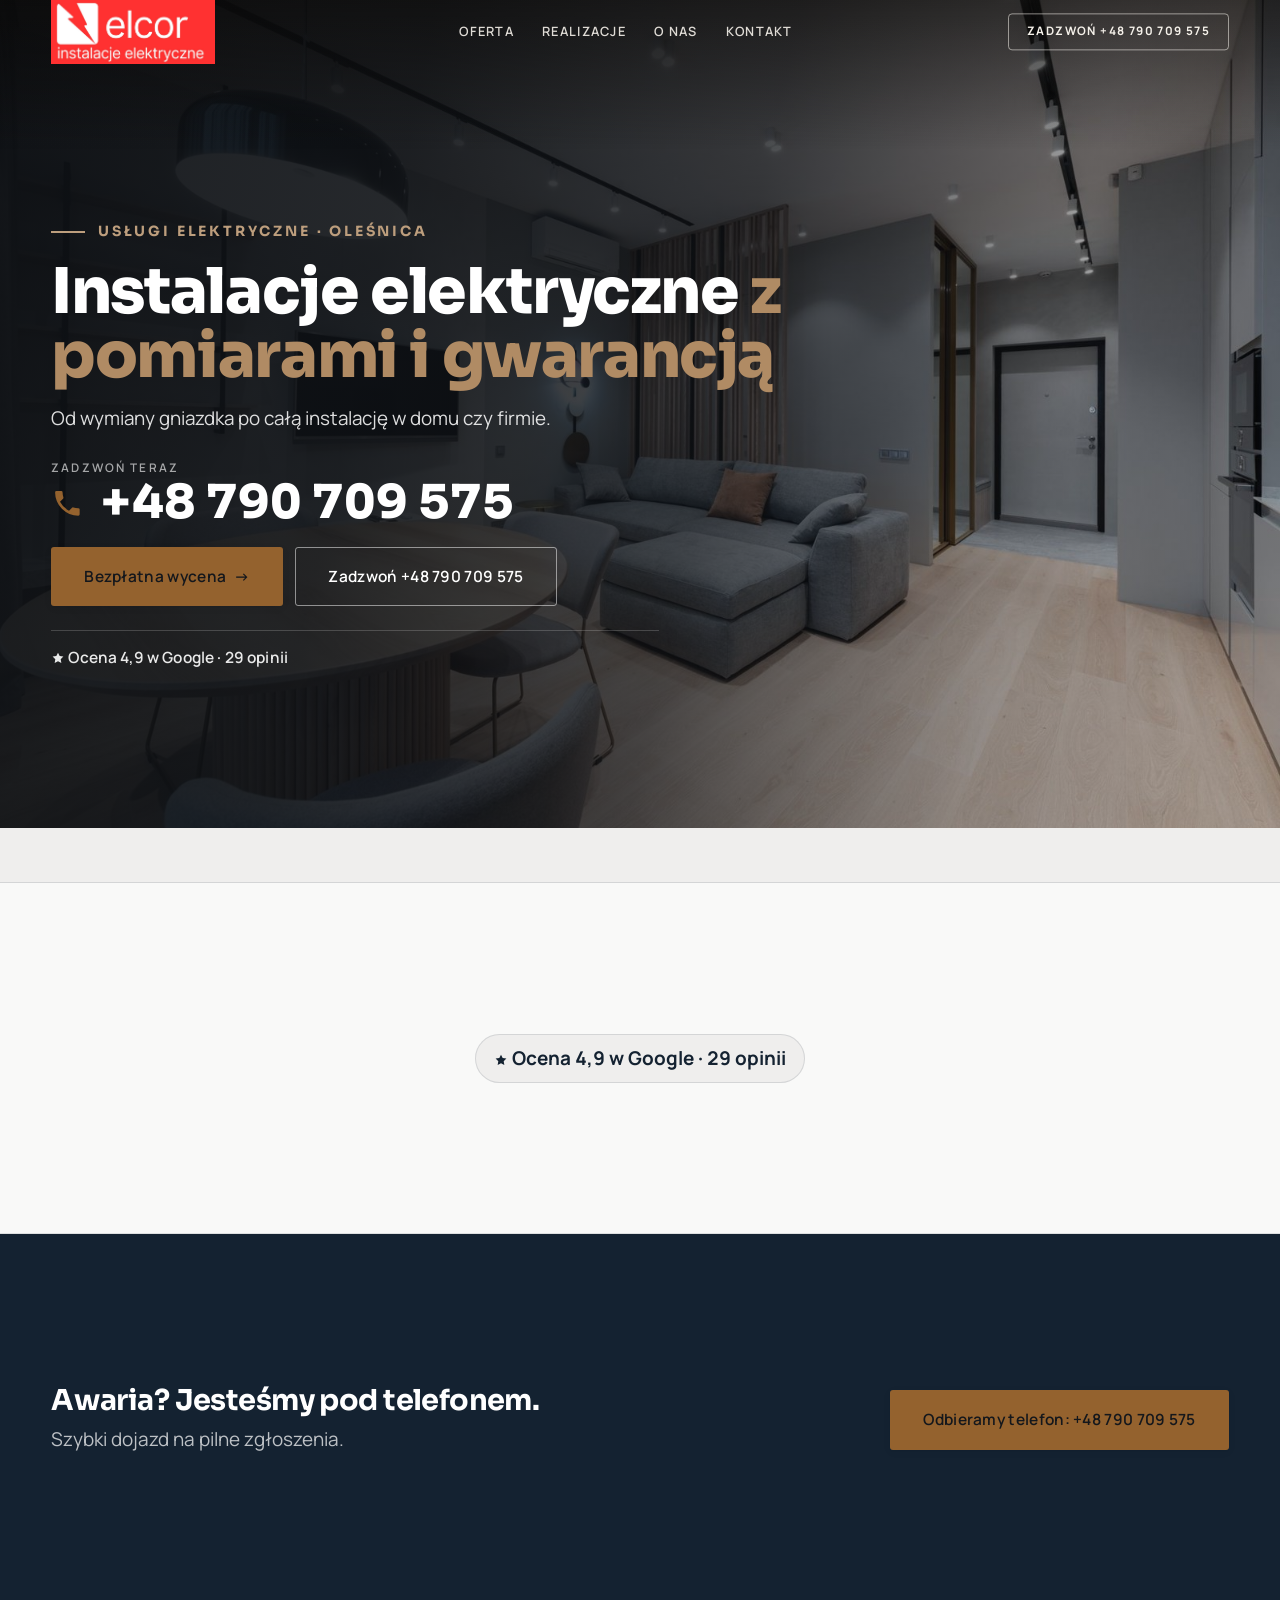
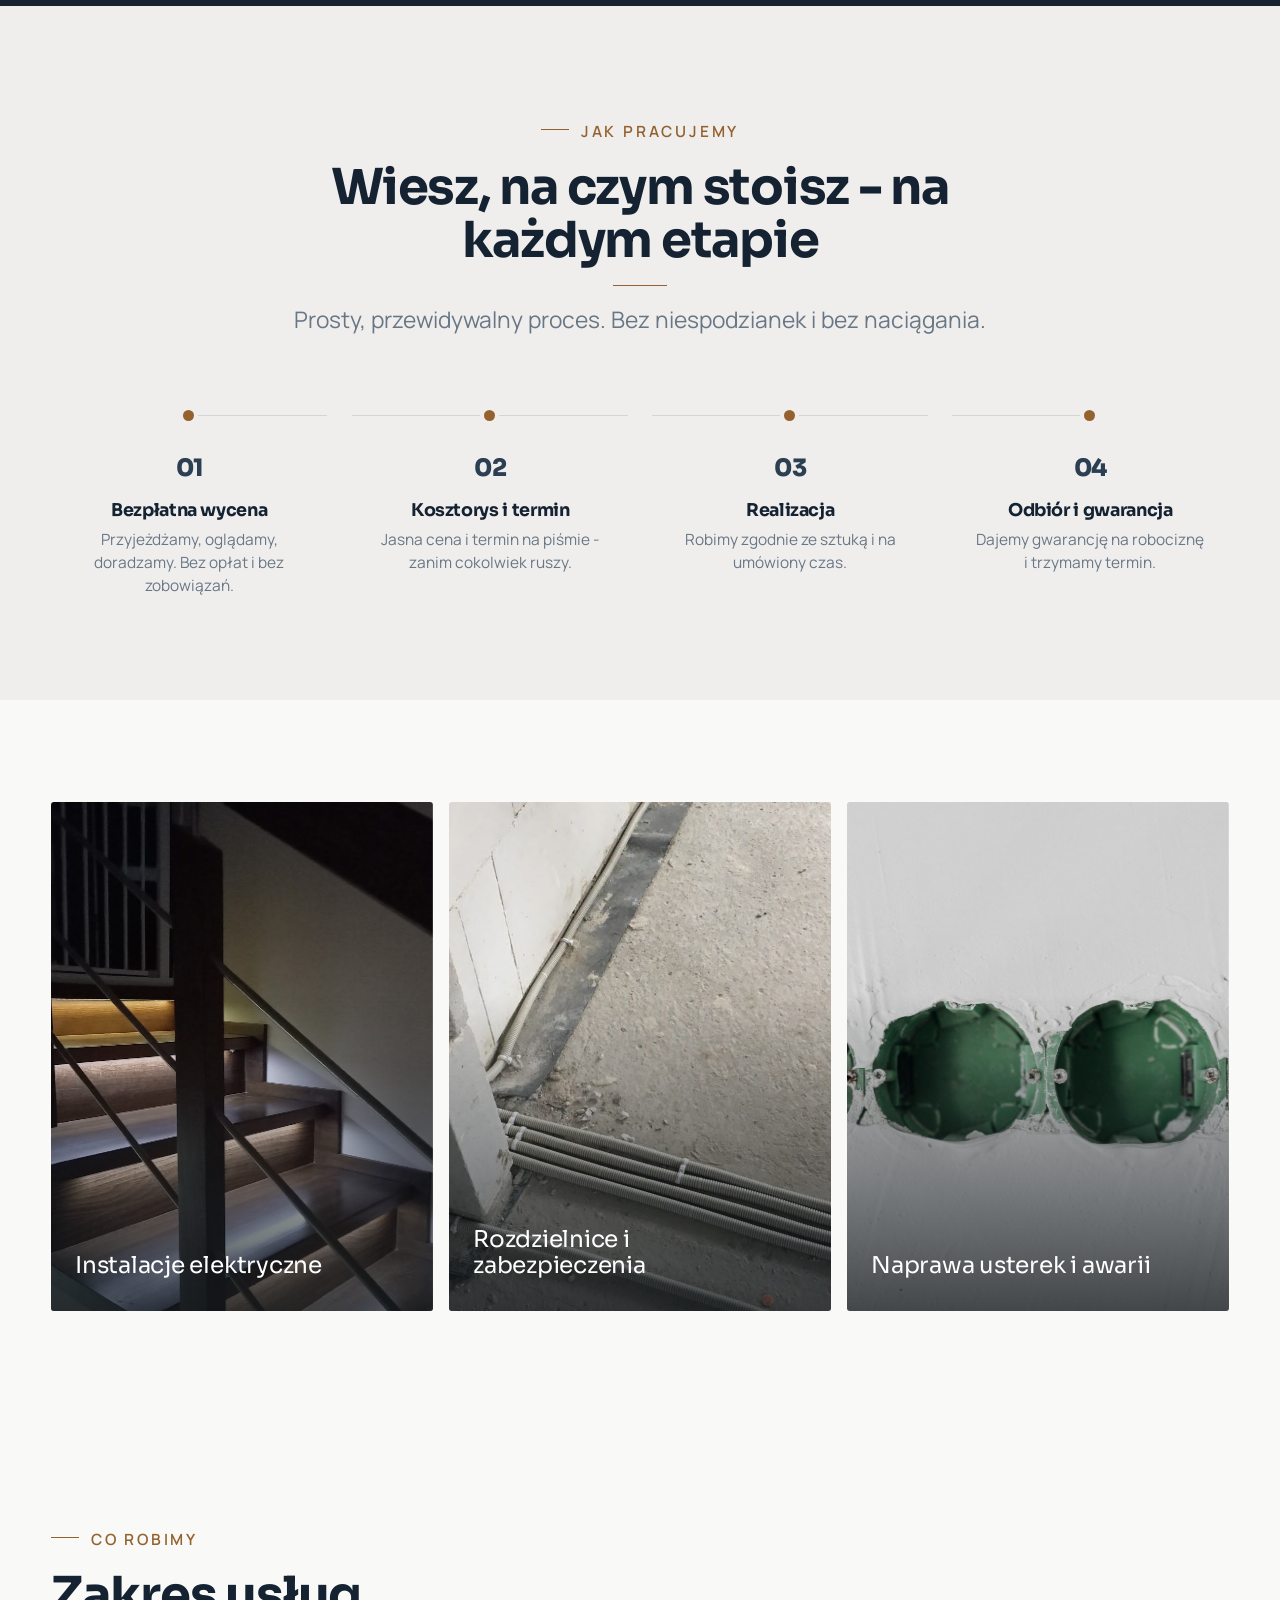
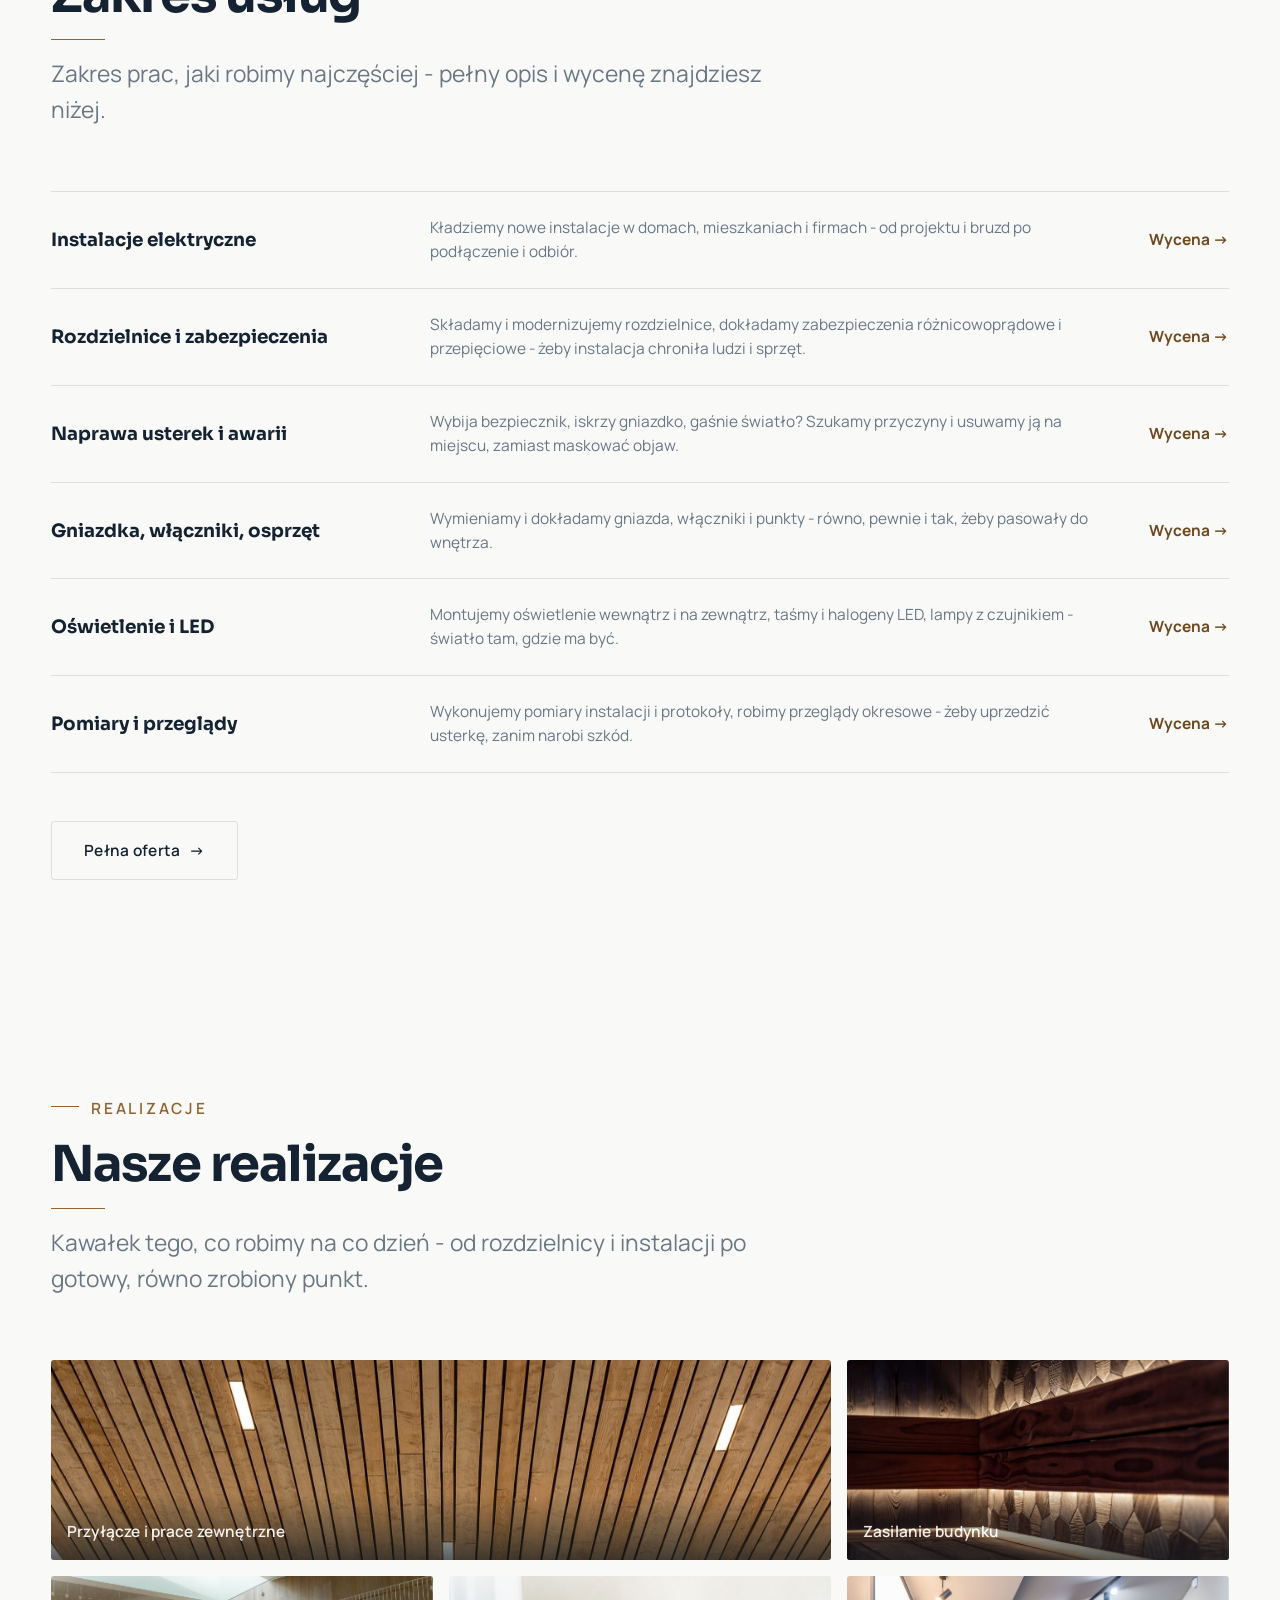
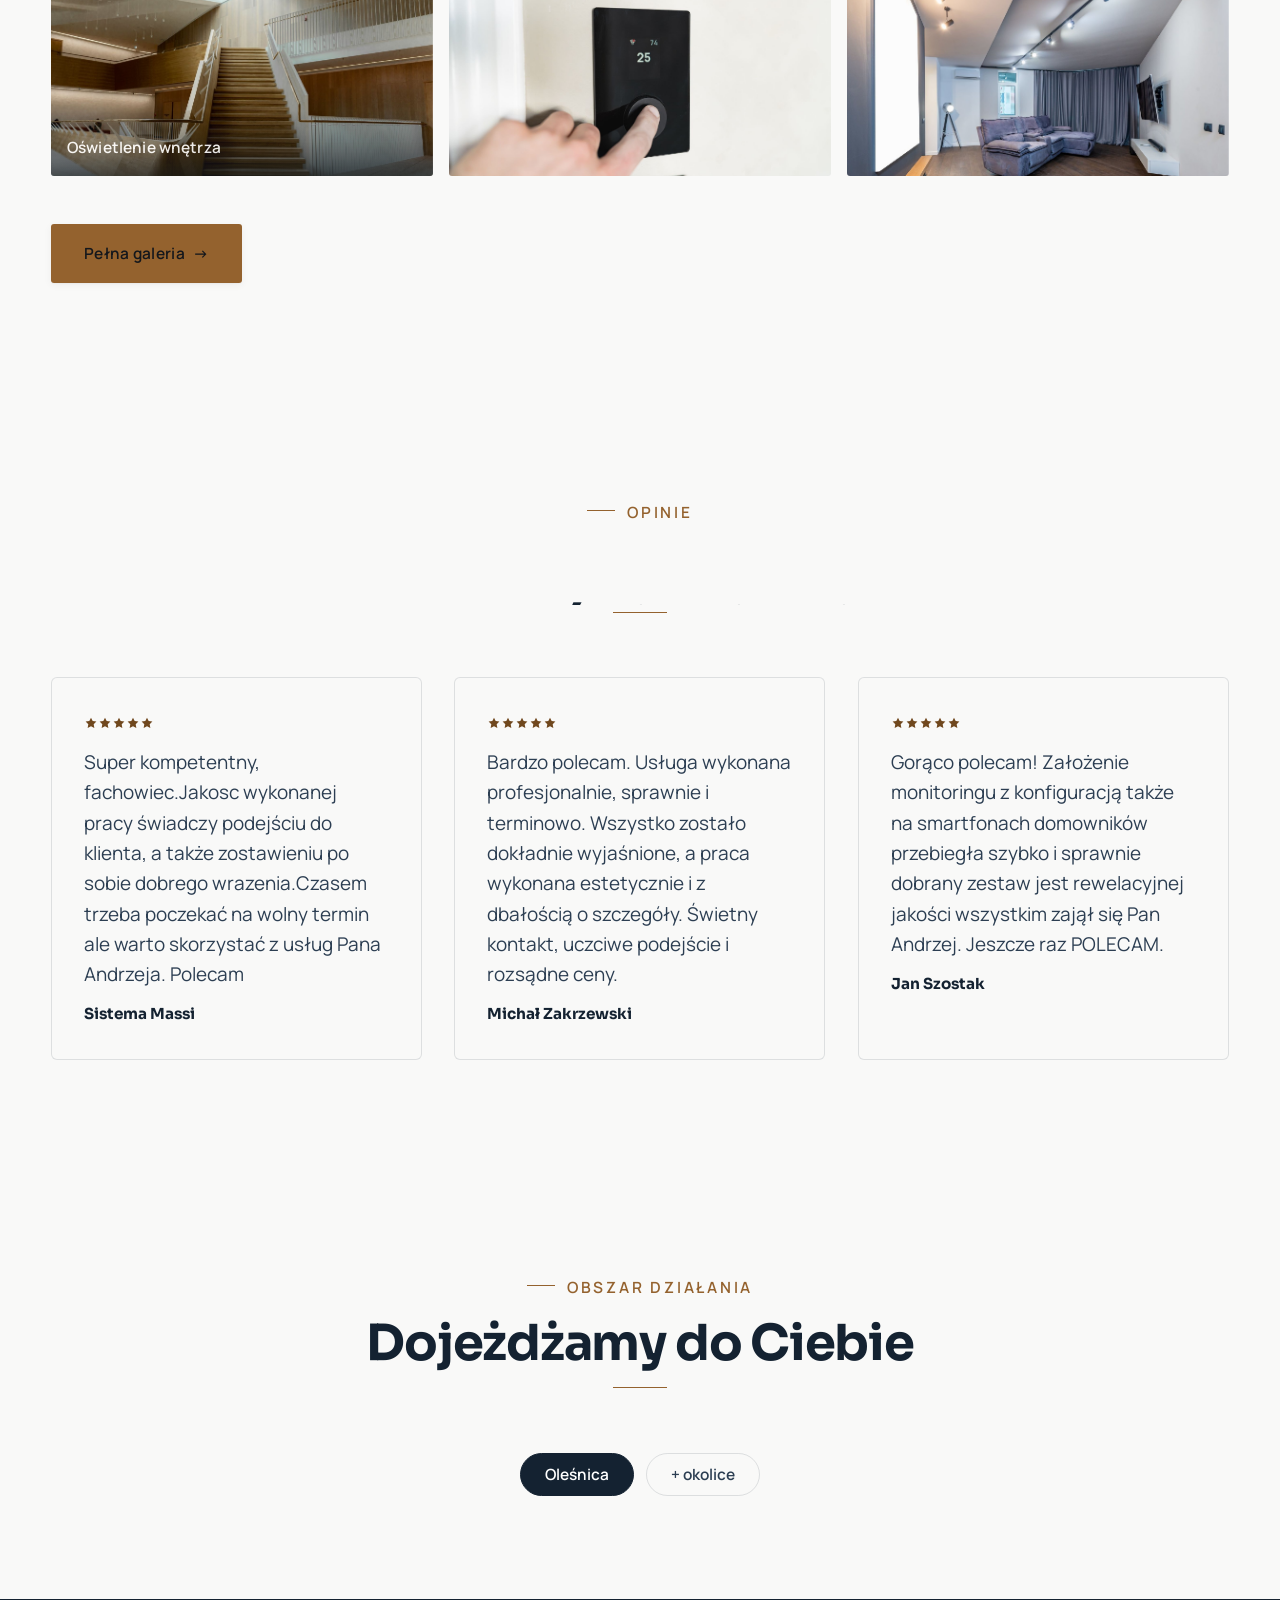
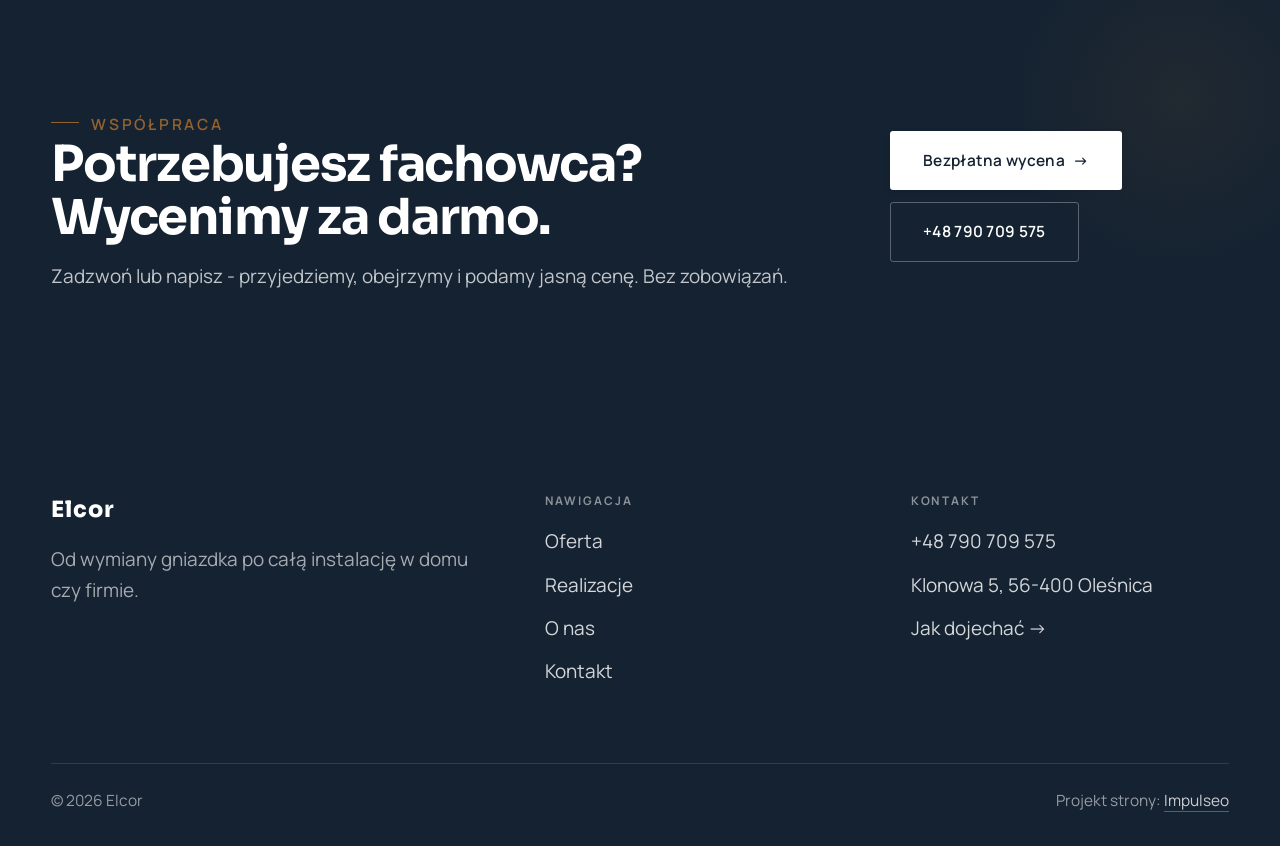
<file: index.html>
<!DOCTYPE html>
<html lang="pl">
<head>
<meta charset="UTF-8">
<meta name="viewport" content="width=device-width, initial-scale=1.0">
<title>Elcor - Elektryk · Oleśnica</title>
<meta name="description" content="Elcor - usługi elektryczne, Oleśnica i okolice. Instalacje, przyłącza, rozdzielnice, naprawa usterek i awarii, montaż oświetlenia i osprzętu. Pomiary i uprawnienia, wycena przed pracą, sprawny dojazd. Zadzwoń i umów termin.">
<link rel="preconnect" href="https://fonts.googleapis.com">
<link rel="preconnect" href="https://fonts.gstatic.com" crossorigin>
<link href="https://fonts.googleapis.com/css2?family=Sora:wght@600;700;800&family=Manrope:wght@400;500;600&display=swap" rel="stylesheet">
<link rel="stylesheet" href="assets/styles.css">
</head>
<body>

<header class="nav">
  <div class="wrap nav-inner">
    <a class="brand brand-has-logo" href="index.html"><img class="brand-logo" src="img/logo.jpg" alt="Elcor"></a>
    <nav class="nav-links">
      <a href="oferta.html">Oferta</a>
      <a href="realizacje.html">Realizacje</a>
      <a href="o-nas.html">O nas</a>
      <a href="kontakt.html">Kontakt</a>
      <a href="tel:+48790709575" class="btn btn-accent">Zadzwoń +48 790 709 575</a>
    </nav>
    <button class="nav-toggle" aria-label="Menu"><span></span><span></span><span></span></button>
  </div>
</header>

<section class="hero-fach">
  <img class="hf-photo" src="img/hero.jpg" fetchpriority="high" alt="Elcor">
  <div class="hf-panel">
    <div class="hf-inner">
      <span class="hf-kicker">Usługi elektryczne · Oleśnica</span>
      <h1 class="hf-title">Instalacje elektryczne <em>z pomiarami i gwarancją</em></h1>
      <p class="hf-lead">Od wymiany gniazdka po całą instalację w domu czy firmie.</p>
      <a class="hf-phone" href="tel:+48790709575"><span class="hf-phone-lab">Zadzwoń teraz</span><span class="hf-phone-num"><svg class="ico-tel" width="16" height="16" viewBox="0 0 24 24" fill="none" aria-hidden="true"><path d="M6.6 10.8a15.5 15.5 0 0 0 6.6 6.6l2.2-2.2a1 1 0 0 1 1-.24 11.4 11.4 0 0 0 3.6.58 1 1 0 0 1 1 1V20a1 1 0 0 1-1 1A17 17 0 0 1 3 4a1 1 0 0 1 1-1h3.5a1 1 0 0 1 1 1c0 1.25.2 2.46.58 3.6a1 1 0 0 1-.25 1l-2.23 2.2Z" fill="currentColor"/></svg> +48 790 709 575</span></a>
      <div class="hf-actions">
        <a href="kontakt.html" class="btn btn-accent">Bezpłatna wycena <span class="arr">→</span></a>
        <a href="tel:+48790709575" class="btn btn-ghost hf-ghost">Zadzwoń +48 790 709 575</a>
      </div>
      <div class="hf-trust"><svg class="ico-star" width="14" height="14" viewBox="0 0 24 24" style="vertical-align:-2px" aria-hidden="true"><path d="M12 2.8l2.85 5.8 6.4.93-4.63 4.5 1.1 6.37L12 17.4l-5.72 3 1.1-6.37-4.63-4.5 6.4-.93L12 2.8Z" fill="currentColor"/></svg> Ocena 4,9 w Google · 29 opinii</div>
    </div>
  </div>
</section>
<section class="fach-promise">
  <div class="wrap">
    <ul class="fp-row reveal"><li>Bezpłatna wycena</li><li>Dojazd: Oleśnica i okolice</li><li>Gwarancja na robociznę</li></ul>
  </div>
</section>
<section class="trust-bar">
  <div class="wrap">
    <div class="tb-google reveal"><svg class="ico-star" width="14" height="14" viewBox="0 0 24 24" style="vertical-align:-2px" aria-hidden="true"><path d="M12 2.8l2.85 5.8 6.4.93-4.63 4.5 1.1 6.37L12 17.4l-5.72 3 1.1-6.37-4.63-4.5 6.4-.93L12 2.8Z" fill="currentColor"/></svg> Ocena 4,9 w Google · 29 opinii</div>
  </div>
</section>
<section class="awaria">
  <div class="wrap">
      <div class="reveal">
        <h3>Awaria? Jesteśmy pod telefonem.</h3>
        <p>Szybki dojazd na pilne zgłoszenia.</p>
      </div>
      <a class="btn btn-accent" href="tel:+48790709575">Odbieramy telefon: +48 790 709 575</a>
  </div>
</section>
<section class="proces fachowcy">
  <div class="wrap">
    <div class="head center reveal">
      <span class="eyebrow">Jak pracujemy</span>
      <h2>Wiesz, na czym stoisz - na każdym etapie</h2>
      <p>Prosty, przewidywalny proces. Bez niespodzianek i bez naciągania.</p>
    </div>
    <ol class="proces-line">
      <li class="reveal"><span class="pno">01</span><h3>Bezpłatna wycena</h3><p>Przyjeżdżamy, oglądamy, doradzamy. Bez opłat i bez zobowiązań.</p></li>
      <li class="reveal"><span class="pno">02</span><h3>Kosztorys i termin</h3><p>Jasna cena i termin na piśmie - zanim cokolwiek ruszy.</p></li>
      <li class="reveal"><span class="pno">03</span><h3>Realizacja</h3><p>Robimy zgodnie ze sztuką i na umówiony czas.</p></li>
      <li class="reveal"><span class="pno">04</span><h3>Odbiór i gwarancja</h3><p>Dajemy gwarancję na robociznę i trzymamy termin.</p></li>
    </ol>
  </div>
</section>
<section class="gateways-band">
  <div class="wrap">
    <div class="gateways">
      <a href="oferta.html" class="gateway reveal"><img src="img/g1.jpg" alt="Instalacje elektryczne" loading="lazy"><span class="g-ttl">Instalacje elektryczne</span></a>
      <a href="oferta.html" class="gateway reveal"><img src="img/g2.jpg" alt="Rozdzielnice i zabezpieczenia" loading="lazy"><span class="g-ttl">Rozdzielnice i zabezpieczenia</span></a>
      <a href="oferta.html" class="gateway reveal"><img src="img/g3.jpg" alt="Naprawa usterek i awarii" loading="lazy"><span class="g-ttl">Naprawa usterek i awarii</span></a>
    </div>
  </div>
</section>
<section class="fach-uslugi">
  <div class="wrap">
    <div class="head reveal">
      <span class="eyebrow">Co robimy</span>
      <h2>Zakres usług</h2>
      <p>Zakres prac, jaki robimy najczęściej - pełny opis i wycenę znajdziesz niżej.</p>
    </div>
    <ul class="fu-list">
      <li class="fu-row reveal"><div class="fu-name">Instalacje elektryczne</div><div class="fu-desc">Kładziemy nowe instalacje w domach, mieszkaniach i firmach - od projektu i bruzd po podłączenie i odbiór.</div><a class="fu-cta" href="kontakt.html">Wycena <span class="arr">→</span></a></li>
      <li class="fu-row reveal"><div class="fu-name">Rozdzielnice i zabezpieczenia</div><div class="fu-desc">Składamy i modernizujemy rozdzielnice, dokładamy zabezpieczenia różnicowoprądowe i przepięciowe - żeby instalacja chroniła ludzi i sprzęt.</div><a class="fu-cta" href="kontakt.html">Wycena <span class="arr">→</span></a></li>
      <li class="fu-row reveal"><div class="fu-name">Naprawa usterek i awarii</div><div class="fu-desc">Wybija bezpiecznik, iskrzy gniazdko, gaśnie światło? Szukamy przyczyny i usuwamy ją na miejscu, zamiast maskować objaw.</div><a class="fu-cta" href="kontakt.html">Wycena <span class="arr">→</span></a></li>
      <li class="fu-row reveal"><div class="fu-name">Gniazdka, włączniki, osprzęt</div><div class="fu-desc">Wymieniamy i dokładamy gniazda, włączniki i punkty - równo, pewnie i tak, żeby pasowały do wnętrza.</div><a class="fu-cta" href="kontakt.html">Wycena <span class="arr">→</span></a></li>
      <li class="fu-row reveal"><div class="fu-name">Oświetlenie i LED</div><div class="fu-desc">Montujemy oświetlenie wewnątrz i na zewnątrz, taśmy i halogeny LED, lampy z czujnikiem - światło tam, gdzie ma być.</div><a class="fu-cta" href="kontakt.html">Wycena <span class="arr">→</span></a></li>
      <li class="fu-row reveal"><div class="fu-name">Pomiary i przeglądy</div><div class="fu-desc">Wykonujemy pomiary instalacji i protokoły, robimy przeglądy okresowe - żeby uprzedzić usterkę, zanim narobi szkód.</div><a class="fu-cta" href="kontakt.html">Wycena <span class="arr">→</span></a></li>
    </ul>
    <div style="margin-top:var(--space-7)" class="reveal"><a href="oferta.html" class="btn btn-ghost">Pełna oferta <span class="arr">→</span></a></div>
  </div>
</section>
<section>
  <div class="wrap">
    <div class="head reveal">
      <span class="eyebrow">Realizacje</span>
      <h2>Nasze realizacje</h2>
      <p>Kawałek tego, co robimy na co dzień - od rozdzielnicy i instalacji po gotowy, równo zrobiony punkt.</p>
    </div>
    <div class="gallery">
      <div class="tile t-two3 reveal"><img src="img/g4.jpg" alt="Przyłącze i prace zewnętrzne" loading="lazy"><div class="cap">Przyłącze i prace zewnętrzne</div></div>
      <div class="tile t-third reveal"><img src="img/g5.jpg" alt="Zasilanie budynku" loading="lazy"><div class="cap">Zasilanie budynku</div></div>
      <div class="tile t-third reveal"><img src="img/g6.jpg" alt="Oświetlenie wnętrza" loading="lazy"><div class="cap">Oświetlenie wnętrza</div></div>
      <div class="tile t-third reveal"><img src="img/g7.jpg" alt="Elcor" loading="lazy"></div>
      <div class="tile t-third reveal"><img src="img/g8.jpg" alt="Elcor" loading="lazy"></div>
    </div>
    <div style="margin-top:var(--space-7)" class="reveal"><a href="realizacje.html" class="btn btn-accent">Pełna galeria <span class="arr">→</span></a></div>
  </div>
</section>
<section class="opinie">
  <div class="wrap">
    <div class="head center reveal">
      <span class="eyebrow">Opinie</span>
      <h2>Co mówią klienci</h2>
    </div>
    <div class="opinie-grid">
      <figure class="op-card reveal"><span class="op-star"><svg class="ico-star" width="14" height="14" viewBox="0 0 24 24" style="vertical-align:-2px" aria-hidden="true"><path d="M12 2.8l2.85 5.8 6.4.93-4.63 4.5 1.1 6.37L12 17.4l-5.72 3 1.1-6.37-4.63-4.5 6.4-.93L12 2.8Z" fill="currentColor"/></svg><svg class="ico-star" width="14" height="14" viewBox="0 0 24 24" style="vertical-align:-2px" aria-hidden="true"><path d="M12 2.8l2.85 5.8 6.4.93-4.63 4.5 1.1 6.37L12 17.4l-5.72 3 1.1-6.37-4.63-4.5 6.4-.93L12 2.8Z" fill="currentColor"/></svg><svg class="ico-star" width="14" height="14" viewBox="0 0 24 24" style="vertical-align:-2px" aria-hidden="true"><path d="M12 2.8l2.85 5.8 6.4.93-4.63 4.5 1.1 6.37L12 17.4l-5.72 3 1.1-6.37-4.63-4.5 6.4-.93L12 2.8Z" fill="currentColor"/></svg><svg class="ico-star" width="14" height="14" viewBox="0 0 24 24" style="vertical-align:-2px" aria-hidden="true"><path d="M12 2.8l2.85 5.8 6.4.93-4.63 4.5 1.1 6.37L12 17.4l-5.72 3 1.1-6.37-4.63-4.5 6.4-.93L12 2.8Z" fill="currentColor"/></svg><svg class="ico-star" width="14" height="14" viewBox="0 0 24 24" style="vertical-align:-2px" aria-hidden="true"><path d="M12 2.8l2.85 5.8 6.4.93-4.63 4.5 1.1 6.37L12 17.4l-5.72 3 1.1-6.37-4.63-4.5 6.4-.93L12 2.8Z" fill="currentColor"/></svg></span><blockquote>Super kompetentny, fachowiec.Jakosc wykonanej pracy świadczy podejściu do klienta, a także zostawieniu po sobie dobrego wrazenia.Czasem trzeba poczekać na wolny termin ale warto skorzystać z usług Pana Andrzeja. Polecam</blockquote><span class="op-autor">Sistema Massi</span></figure>
      <figure class="op-card reveal"><span class="op-star"><svg class="ico-star" width="14" height="14" viewBox="0 0 24 24" style="vertical-align:-2px" aria-hidden="true"><path d="M12 2.8l2.85 5.8 6.4.93-4.63 4.5 1.1 6.37L12 17.4l-5.72 3 1.1-6.37-4.63-4.5 6.4-.93L12 2.8Z" fill="currentColor"/></svg><svg class="ico-star" width="14" height="14" viewBox="0 0 24 24" style="vertical-align:-2px" aria-hidden="true"><path d="M12 2.8l2.85 5.8 6.4.93-4.63 4.5 1.1 6.37L12 17.4l-5.72 3 1.1-6.37-4.63-4.5 6.4-.93L12 2.8Z" fill="currentColor"/></svg><svg class="ico-star" width="14" height="14" viewBox="0 0 24 24" style="vertical-align:-2px" aria-hidden="true"><path d="M12 2.8l2.85 5.8 6.4.93-4.63 4.5 1.1 6.37L12 17.4l-5.72 3 1.1-6.37-4.63-4.5 6.4-.93L12 2.8Z" fill="currentColor"/></svg><svg class="ico-star" width="14" height="14" viewBox="0 0 24 24" style="vertical-align:-2px" aria-hidden="true"><path d="M12 2.8l2.85 5.8 6.4.93-4.63 4.5 1.1 6.37L12 17.4l-5.72 3 1.1-6.37-4.63-4.5 6.4-.93L12 2.8Z" fill="currentColor"/></svg><svg class="ico-star" width="14" height="14" viewBox="0 0 24 24" style="vertical-align:-2px" aria-hidden="true"><path d="M12 2.8l2.85 5.8 6.4.93-4.63 4.5 1.1 6.37L12 17.4l-5.72 3 1.1-6.37-4.63-4.5 6.4-.93L12 2.8Z" fill="currentColor"/></svg></span><blockquote>Bardzo polecam. Usługa wykonana profesjonalnie, sprawnie i terminowo. Wszystko zostało dokładnie wyjaśnione, a praca wykonana estetycznie i z dbałością o szczegóły. Świetny kontakt, uczciwe podejście i rozsądne ceny.</blockquote><span class="op-autor">Michał Zakrzewski</span></figure>
      <figure class="op-card reveal"><span class="op-star"><svg class="ico-star" width="14" height="14" viewBox="0 0 24 24" style="vertical-align:-2px" aria-hidden="true"><path d="M12 2.8l2.85 5.8 6.4.93-4.63 4.5 1.1 6.37L12 17.4l-5.72 3 1.1-6.37-4.63-4.5 6.4-.93L12 2.8Z" fill="currentColor"/></svg><svg class="ico-star" width="14" height="14" viewBox="0 0 24 24" style="vertical-align:-2px" aria-hidden="true"><path d="M12 2.8l2.85 5.8 6.4.93-4.63 4.5 1.1 6.37L12 17.4l-5.72 3 1.1-6.37-4.63-4.5 6.4-.93L12 2.8Z" fill="currentColor"/></svg><svg class="ico-star" width="14" height="14" viewBox="0 0 24 24" style="vertical-align:-2px" aria-hidden="true"><path d="M12 2.8l2.85 5.8 6.4.93-4.63 4.5 1.1 6.37L12 17.4l-5.72 3 1.1-6.37-4.63-4.5 6.4-.93L12 2.8Z" fill="currentColor"/></svg><svg class="ico-star" width="14" height="14" viewBox="0 0 24 24" style="vertical-align:-2px" aria-hidden="true"><path d="M12 2.8l2.85 5.8 6.4.93-4.63 4.5 1.1 6.37L12 17.4l-5.72 3 1.1-6.37-4.63-4.5 6.4-.93L12 2.8Z" fill="currentColor"/></svg><svg class="ico-star" width="14" height="14" viewBox="0 0 24 24" style="vertical-align:-2px" aria-hidden="true"><path d="M12 2.8l2.85 5.8 6.4.93-4.63 4.5 1.1 6.37L12 17.4l-5.72 3 1.1-6.37-4.63-4.5 6.4-.93L12 2.8Z" fill="currentColor"/></svg></span><blockquote>Gorąco polecam! Założenie monitoringu z konfiguracją także na smartfonach domowników przebiegła szybko i sprawnie dobrany zestaw jest rewelacyjnej jakości wszystkim zajął się Pan Andrzej. Jeszcze raz POLECAM.</blockquote><span class="op-autor">Jan Szostak</span></figure>
    </div>
  </div>
</section>
<section class="obszar">
  <div class="wrap">
    <div class="head center reveal">
      <span class="eyebrow">Obszar działania</span>
      <h2>Dojeżdżamy do Ciebie</h2>
    </div>
    <ul class="obszar-list reveal"><li class="is-home">Oleśnica</li><li>+ okolice</li></ul>
  </div>
</section>
<section class="cta">
  <div class="wrap">
    <div class="reveal">
      <span class="eyebrow">Współpraca</span>
      <h2>Potrzebujesz fachowca? Wycenimy za darmo.</h2>
      <p>Zadzwoń lub napisz - przyjedziemy, obejrzymy i podamy jasną cenę. Bez zobowiązań.</p>
    </div>
    <div class="cta-actions reveal">
      <a href="kontakt.html" class="btn btn-light">Bezpłatna wycena <span class="arr">→</span></a>
      <a href="tel:+48790709575" class="btn btn-ghost" style="color:#fff;border-color:rgba(255,255,255,.3)">+48 790 709 575</a>
    </div>
  </div>
</section>

<footer>
  <div class="wrap">
    <div class="foot-grid">
      <div class="foot-brand">
        <div class="name">Elcor</div>
        <p>Od wymiany gniazdka po całą instalację w domu czy firmie.</p>
      </div>
      <div class="foot-col">
        <h4>Nawigacja</h4>
        <a href="oferta.html">Oferta</a>
        <a href="realizacje.html">Realizacje</a>
        <a href="o-nas.html">O nas</a>
        <a href="kontakt.html">Kontakt</a>
      </div>
      <div class="foot-col">
        <h4>Kontakt</h4>
        <a href="tel:+48790709575">+48 790 709 575</a>
        <p>Klonowa 5, 56-400 Oleśnica</p>
        <a href="https://www.google.com/maps?cid=17495601260868559079" target="_blank" rel="noopener">Jak dojechać →</a>
      </div>
    </div>
    <div class="foot-bot">
      <span>© 2026 Elcor</span>
      <span>Projekt strony: <a class="foot-credit" href="https://impulseo.pl" target="_blank" rel="noopener">Impulseo</a></span>
    </div>
  </div>
</footer>
<div class="sticky-call"><a class="sc-call" href="tel:+48790709575"><svg class="ico-tel" width="16" height="16" viewBox="0 0 24 24" fill="none" aria-hidden="true"><path d="M6.6 10.8a15.5 15.5 0 0 0 6.6 6.6l2.2-2.2a1 1 0 0 1 1-.24 11.4 11.4 0 0 0 3.6.58 1 1 0 0 1 1 1V20a1 1 0 0 1-1 1A17 17 0 0 1 3 4a1 1 0 0 1 1-1h3.5a1 1 0 0 1 1 1c0 1.25.2 2.46.58 3.6a1 1 0 0 1-.25 1l-2.23 2.2Z" fill="currentColor"/></svg> Zadzwoń</a><a class="sc-quote" href="kontakt.html">Bezpłatna wycena</a></div>

<script src="assets/main.js"></script>
</body>
</html>
</file>
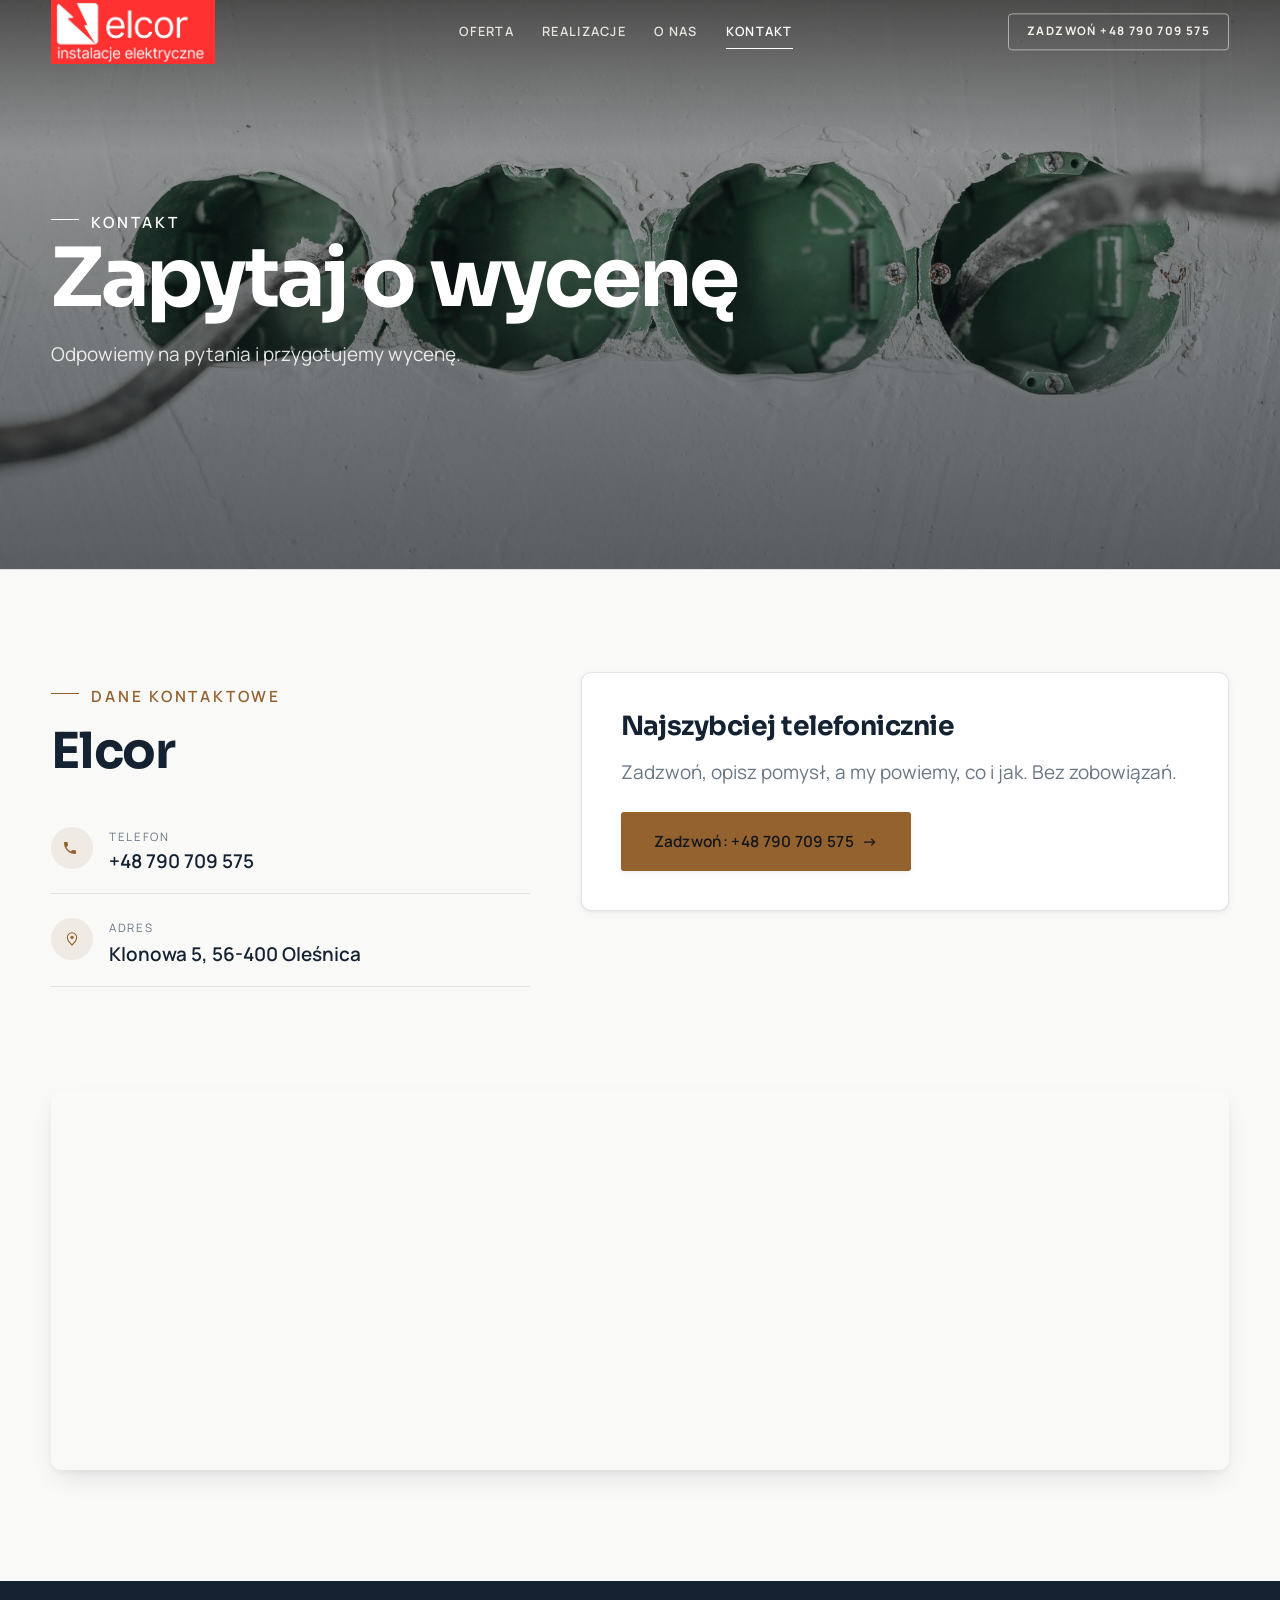
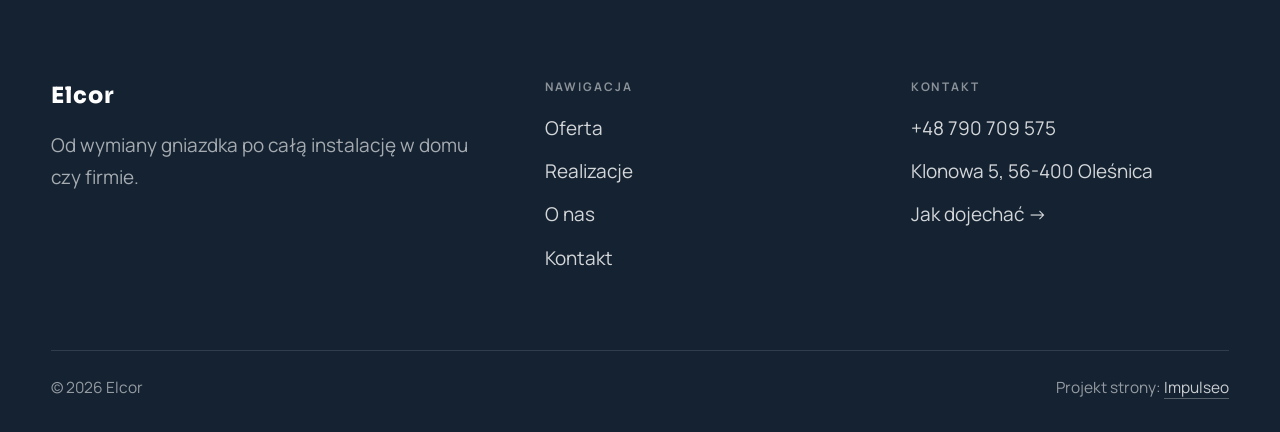
<file: kontakt.html>
<!DOCTYPE html>
<html lang="pl">
<head>
<meta charset="UTF-8">
<meta name="viewport" content="width=device-width, initial-scale=1.0">
<title>Kontakt - Elcor</title>
<meta name="description" content="Kontakt Elcor - Klonowa 5, 56-400 Oleśnica">
<link rel="preconnect" href="https://fonts.googleapis.com">
<link rel="preconnect" href="https://fonts.gstatic.com" crossorigin>
<link href="https://fonts.googleapis.com/css2?family=Sora:wght@600;700;800&family=Manrope:wght@400;500;600&display=swap" rel="stylesheet">
<link rel="stylesheet" href="assets/styles.css">
</head>
<body>

<header class="nav">
  <div class="wrap nav-inner">
    <a class="brand brand-has-logo" href="index.html"><img class="brand-logo" src="img/logo.jpg" alt="Elcor"></a>
    <nav class="nav-links">
      <a href="oferta.html">Oferta</a>
      <a href="realizacje.html">Realizacje</a>
      <a href="o-nas.html">O nas</a>
      <a href="kontakt.html" class="active">Kontakt</a>
      <a href="tel:+48790709575" class="btn btn-accent">Zadzwoń +48 790 709 575</a>
    </nav>
    <button class="nav-toggle" aria-label="Menu"><span></span><span></span><span></span></button>
  </div>
</header>

<section class="pagehead">
  <img src="img/g3.jpg" alt="Elcor - Zapytaj o wycenę">
  <div class="wrap">
    <span class="eyebrow">Kontakt</span>
    <h1>Zapytaj o wycenę</h1>
    <p>Odpowiemy na pytania i przygotujemy wycenę.</p>
  </div>
</section>
<section>
  <div class="wrap contact-grid">
    <div class="reveal">
      <span class="eyebrow">Dane kontaktowe</span>
      <h2 style="margin:var(--space-4) 0 var(--space-6)">Elcor</h2>
      <div class="info-list">
        <div class="info-row"><div class="ic"><svg class="ico-tel" width="16" height="16" viewBox="0 0 24 24" fill="none" aria-hidden="true"><path d="M6.6 10.8a15.5 15.5 0 0 0 6.6 6.6l2.2-2.2a1 1 0 0 1 1-.24 11.4 11.4 0 0 0 3.6.58 1 1 0 0 1 1 1V20a1 1 0 0 1-1 1A17 17 0 0 1 3 4a1 1 0 0 1 1-1h3.5a1 1 0 0 1 1 1c0 1.25.2 2.46.58 3.6a1 1 0 0 1-.25 1l-2.23 2.2Z" fill="currentColor"/></svg></div><div><div class="lbl">Telefon</div><a class="val" href="tel:+48790709575">+48 790 709 575</a></div></div>
        <div class="info-row"><div class="ic"><svg class="ico-pin" width="16" height="16" viewBox="0 0 24 24" fill="none" aria-hidden="true"><path d="M12 21s7-6.1 7-11.5A7 7 0 0 0 5 9.5C5 14.9 12 21 12 21Z" stroke="currentColor" stroke-width="1.6" fill="none"/><circle cx="12" cy="9.5" r="2.4" fill="currentColor"/></svg></div><div><div class="lbl">Adres</div><div class="val">Klonowa 5, 56-400 Oleśnica</div></div></div>
      </div>
    </div>
    <div class="reveal">
      <div class="form">
        <h3 style="margin-bottom:var(--space-4)">Najszybciej telefonicznie</h3>
        <p class="muted" style="margin-bottom:var(--space-5)">Zadzwoń, opisz pomysł, a my powiemy, co i jak. Bez zobowiązań.</p>
        <a href="tel:+48790709575" class="btn btn-accent" style="justify-content:center">Zadzwoń: +48 790 709 575 <span class="arr">→</span></a>
      </div>
    </div>
  </div>
</section>
<section style="padding-top:0">
  <div class="wrap reveal">
    <iframe class="map" title="Elcor - Oleśnica" src="https://maps.google.com/maps?q=Elcor%20Ole%C5%9Bnica&z=15&output=embed" loading="lazy" referrerpolicy="no-referrer-when-downgrade"></iframe>
  </div>
</section>

<footer>
  <div class="wrap">
    <div class="foot-grid">
      <div class="foot-brand">
        <div class="name">Elcor</div>
        <p>Od wymiany gniazdka po całą instalację w domu czy firmie.</p>
      </div>
      <div class="foot-col">
        <h4>Nawigacja</h4>
        <a href="oferta.html">Oferta</a>
        <a href="realizacje.html">Realizacje</a>
        <a href="o-nas.html">O nas</a>
        <a href="kontakt.html">Kontakt</a>
      </div>
      <div class="foot-col">
        <h4>Kontakt</h4>
        <a href="tel:+48790709575">+48 790 709 575</a>
        <p>Klonowa 5, 56-400 Oleśnica</p>
        <a href="https://www.google.com/maps?cid=17495601260868559079" target="_blank" rel="noopener">Jak dojechać →</a>
      </div>
    </div>
    <div class="foot-bot">
      <span>© 2026 Elcor</span>
      <span>Projekt strony: <a class="foot-credit" href="https://impulseo.pl" target="_blank" rel="noopener">Impulseo</a></span>
    </div>
  </div>
</footer>
<div class="sticky-call"><a class="sc-call" href="tel:+48790709575"><svg class="ico-tel" width="16" height="16" viewBox="0 0 24 24" fill="none" aria-hidden="true"><path d="M6.6 10.8a15.5 15.5 0 0 0 6.6 6.6l2.2-2.2a1 1 0 0 1 1-.24 11.4 11.4 0 0 0 3.6.58 1 1 0 0 1 1 1V20a1 1 0 0 1-1 1A17 17 0 0 1 3 4a1 1 0 0 1 1-1h3.5a1 1 0 0 1 1 1c0 1.25.2 2.46.58 3.6a1 1 0 0 1-.25 1l-2.23 2.2Z" fill="currentColor"/></svg> Zadzwoń</a><a class="sc-quote" href="kontakt.html">Bezpłatna wycena</a></div>

<script src="assets/main.js"></script>
</body>
</html>
</file>
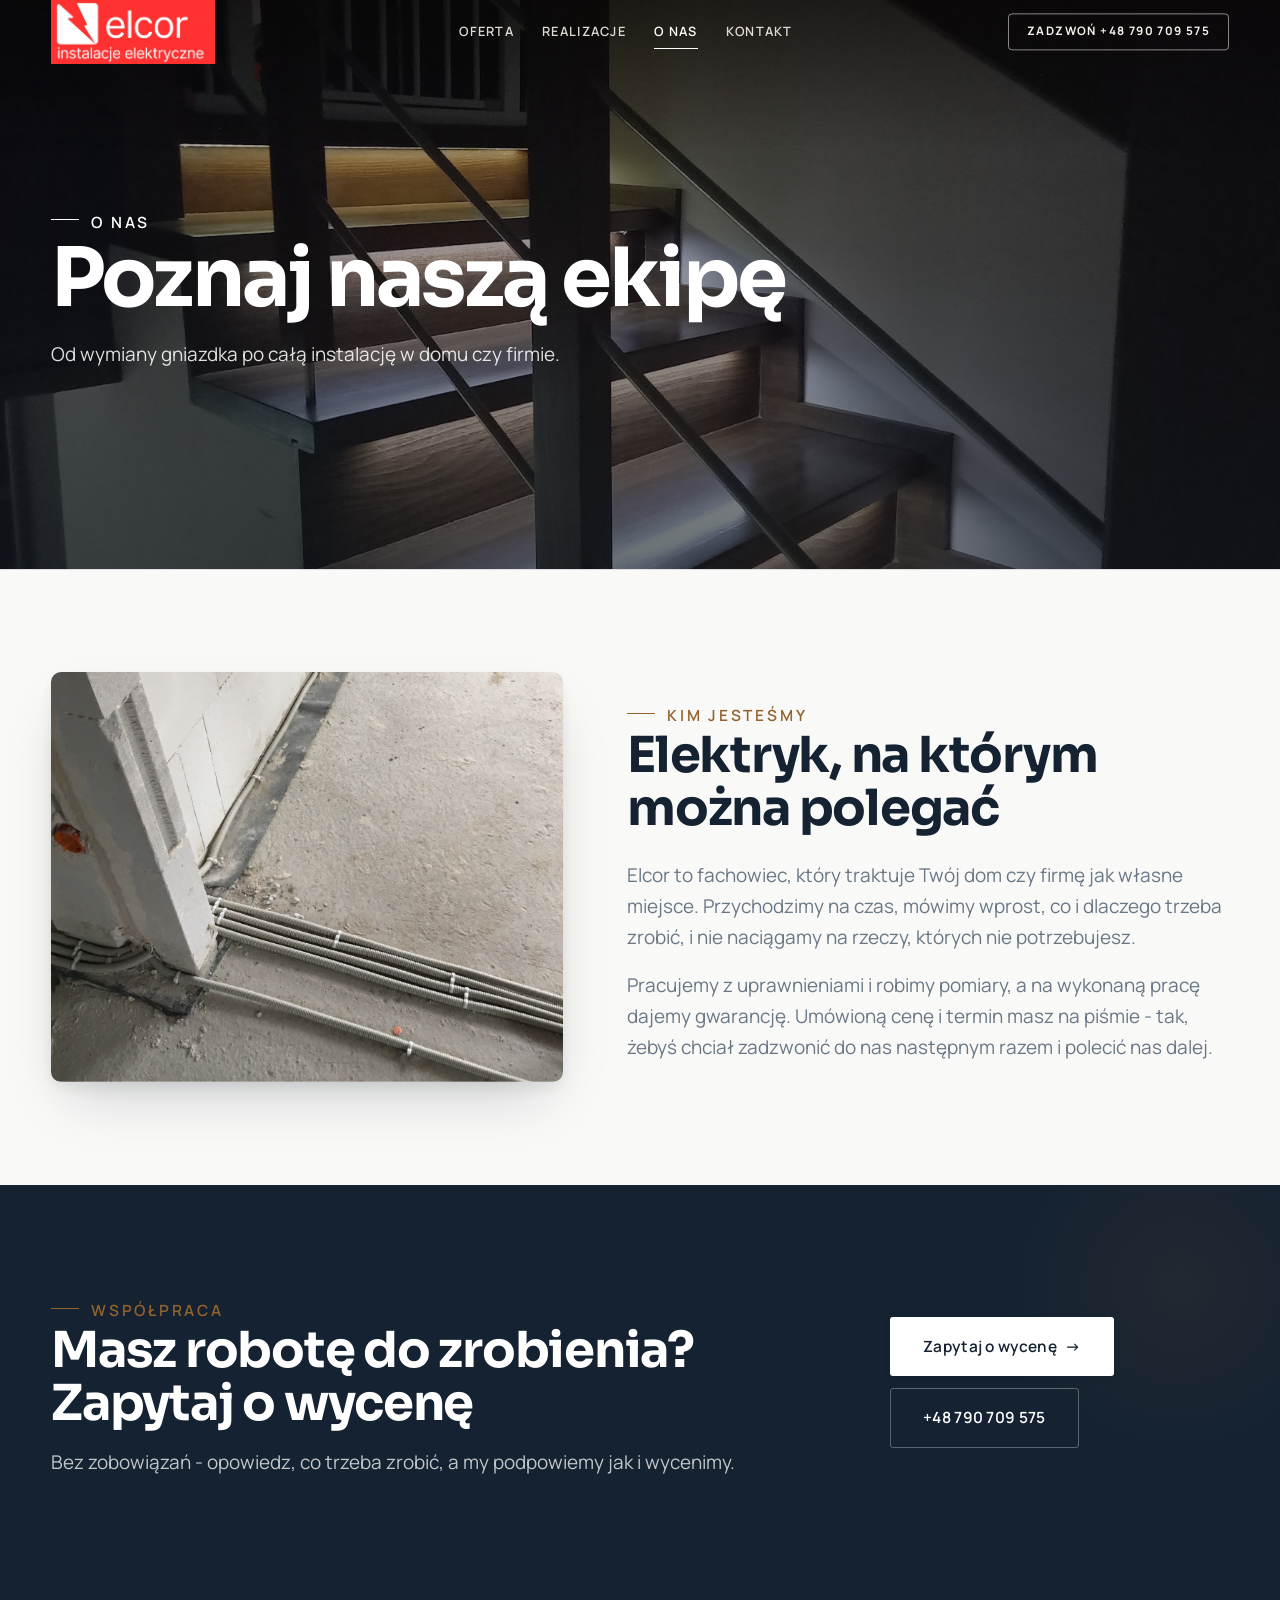
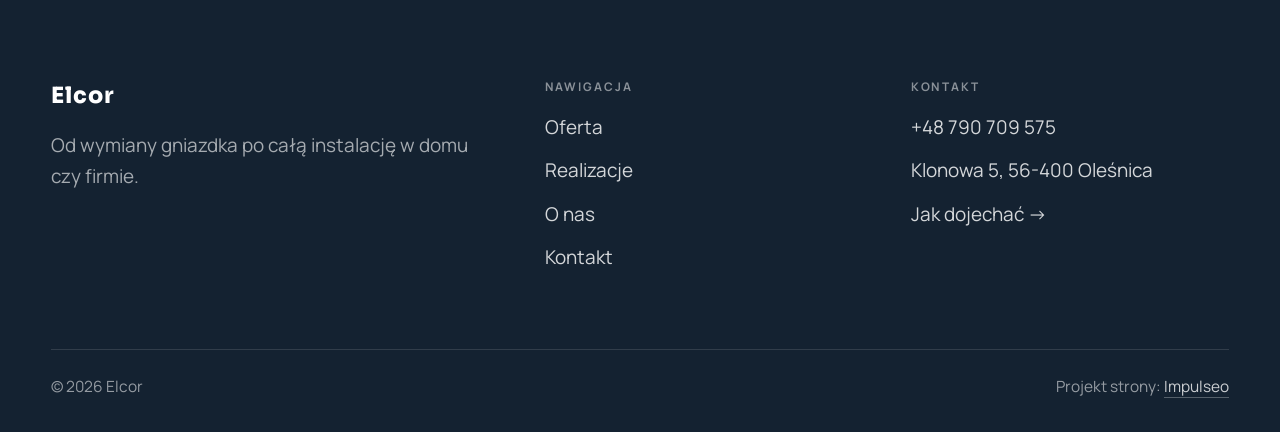
<file: o-nas.html>
<!DOCTYPE html>
<html lang="pl">
<head>
<meta charset="UTF-8">
<meta name="viewport" content="width=device-width, initial-scale=1.0">
<title>O nas - Elcor</title>
<meta name="description" content="Elcor - usługi elektryczne, Oleśnica i okolice. Instalacje, przyłącza, rozdzielnice, naprawa usterek i awarii, montaż oświetlenia i osprzętu. Pomiary i uprawnienia, wycena przed pracą, sprawny dojazd. Zadzwoń i umów termin.">
<link rel="preconnect" href="https://fonts.googleapis.com">
<link rel="preconnect" href="https://fonts.gstatic.com" crossorigin>
<link href="https://fonts.googleapis.com/css2?family=Sora:wght@600;700;800&family=Manrope:wght@400;500;600&display=swap" rel="stylesheet">
<link rel="stylesheet" href="assets/styles.css">
</head>
<body>

<header class="nav">
  <div class="wrap nav-inner">
    <a class="brand brand-has-logo" href="index.html"><img class="brand-logo" src="img/logo.jpg" alt="Elcor"></a>
    <nav class="nav-links">
      <a href="oferta.html">Oferta</a>
      <a href="realizacje.html">Realizacje</a>
      <a href="o-nas.html" class="active">O nas</a>
      <a href="kontakt.html">Kontakt</a>
      <a href="tel:+48790709575" class="btn btn-accent">Zadzwoń +48 790 709 575</a>
    </nav>
    <button class="nav-toggle" aria-label="Menu"><span></span><span></span><span></span></button>
  </div>
</header>

<section class="pagehead">
  <img src="img/g1.jpg" alt="Elcor - Poznaj naszą ekipę">
  <div class="wrap">
    <span class="eyebrow">O nas</span>
    <h1>Poznaj naszą ekipę</h1>
    <p>Od wymiany gniazdka po całą instalację w domu czy firmie.</p>
  </div>
</section>
<section>
  <div class="wrap split">
    <div class="split-art reveal"><img src="img/g2.jpg" alt="Elcor" loading="lazy"></div>
    <div class="split-copy reveal">
      <span class="eyebrow">Kim jesteśmy</span>
      <h2>Elektryk, na którym można polegać</h2>
      <p class="muted">Elcor to fachowiec, który traktuje Twój dom czy firmę jak własne miejsce. Przychodzimy na czas, mówimy wprost, co i dlaczego trzeba zrobić, i nie naciągamy na rzeczy, których nie potrzebujesz.</p>
      <p class="muted">Pracujemy z uprawnieniami i robimy pomiary, a na wykonaną pracę dajemy gwarancję. Umówioną cenę i termin masz na piśmie - tak, żebyś chciał zadzwonić do nas następnym razem i polecić nas dalej.</p>
    </div>
  </div>
</section>


<section class="cta">
  <div class="wrap">
    <div class="reveal">
      <span class="eyebrow">Współpraca</span>
      <h2>Masz robotę do zrobienia? Zapytaj o wycenę</h2>
      <p>Bez zobowiązań - opowiedz, co trzeba zrobić, a my podpowiemy jak i wycenimy.</p>
    </div>
    <div class="cta-actions reveal">
      <a href="kontakt.html" class="btn btn-light">Zapytaj o wycenę <span class="arr">→</span></a>
      <a href="tel:+48790709575" class="btn btn-ghost" style="color:#fff;border-color:rgba(255,255,255,.3)">+48 790 709 575</a>
    </div>
  </div>
</section>

<footer>
  <div class="wrap">
    <div class="foot-grid">
      <div class="foot-brand">
        <div class="name">Elcor</div>
        <p>Od wymiany gniazdka po całą instalację w domu czy firmie.</p>
      </div>
      <div class="foot-col">
        <h4>Nawigacja</h4>
        <a href="oferta.html">Oferta</a>
        <a href="realizacje.html">Realizacje</a>
        <a href="o-nas.html">O nas</a>
        <a href="kontakt.html">Kontakt</a>
      </div>
      <div class="foot-col">
        <h4>Kontakt</h4>
        <a href="tel:+48790709575">+48 790 709 575</a>
        <p>Klonowa 5, 56-400 Oleśnica</p>
        <a href="https://www.google.com/maps?cid=17495601260868559079" target="_blank" rel="noopener">Jak dojechać →</a>
      </div>
    </div>
    <div class="foot-bot">
      <span>© 2026 Elcor</span>
      <span>Projekt strony: <a class="foot-credit" href="https://impulseo.pl" target="_blank" rel="noopener">Impulseo</a></span>
    </div>
  </div>
</footer>
<div class="sticky-call"><a class="sc-call" href="tel:+48790709575"><svg class="ico-tel" width="16" height="16" viewBox="0 0 24 24" fill="none" aria-hidden="true"><path d="M6.6 10.8a15.5 15.5 0 0 0 6.6 6.6l2.2-2.2a1 1 0 0 1 1-.24 11.4 11.4 0 0 0 3.6.58 1 1 0 0 1 1 1V20a1 1 0 0 1-1 1A17 17 0 0 1 3 4a1 1 0 0 1 1-1h3.5a1 1 0 0 1 1 1c0 1.25.2 2.46.58 3.6a1 1 0 0 1-.25 1l-2.23 2.2Z" fill="currentColor"/></svg> Zadzwoń</a><a class="sc-quote" href="kontakt.html">Bezpłatna wycena</a></div>

<script src="assets/main.js"></script>
</body>
</html>
</file>
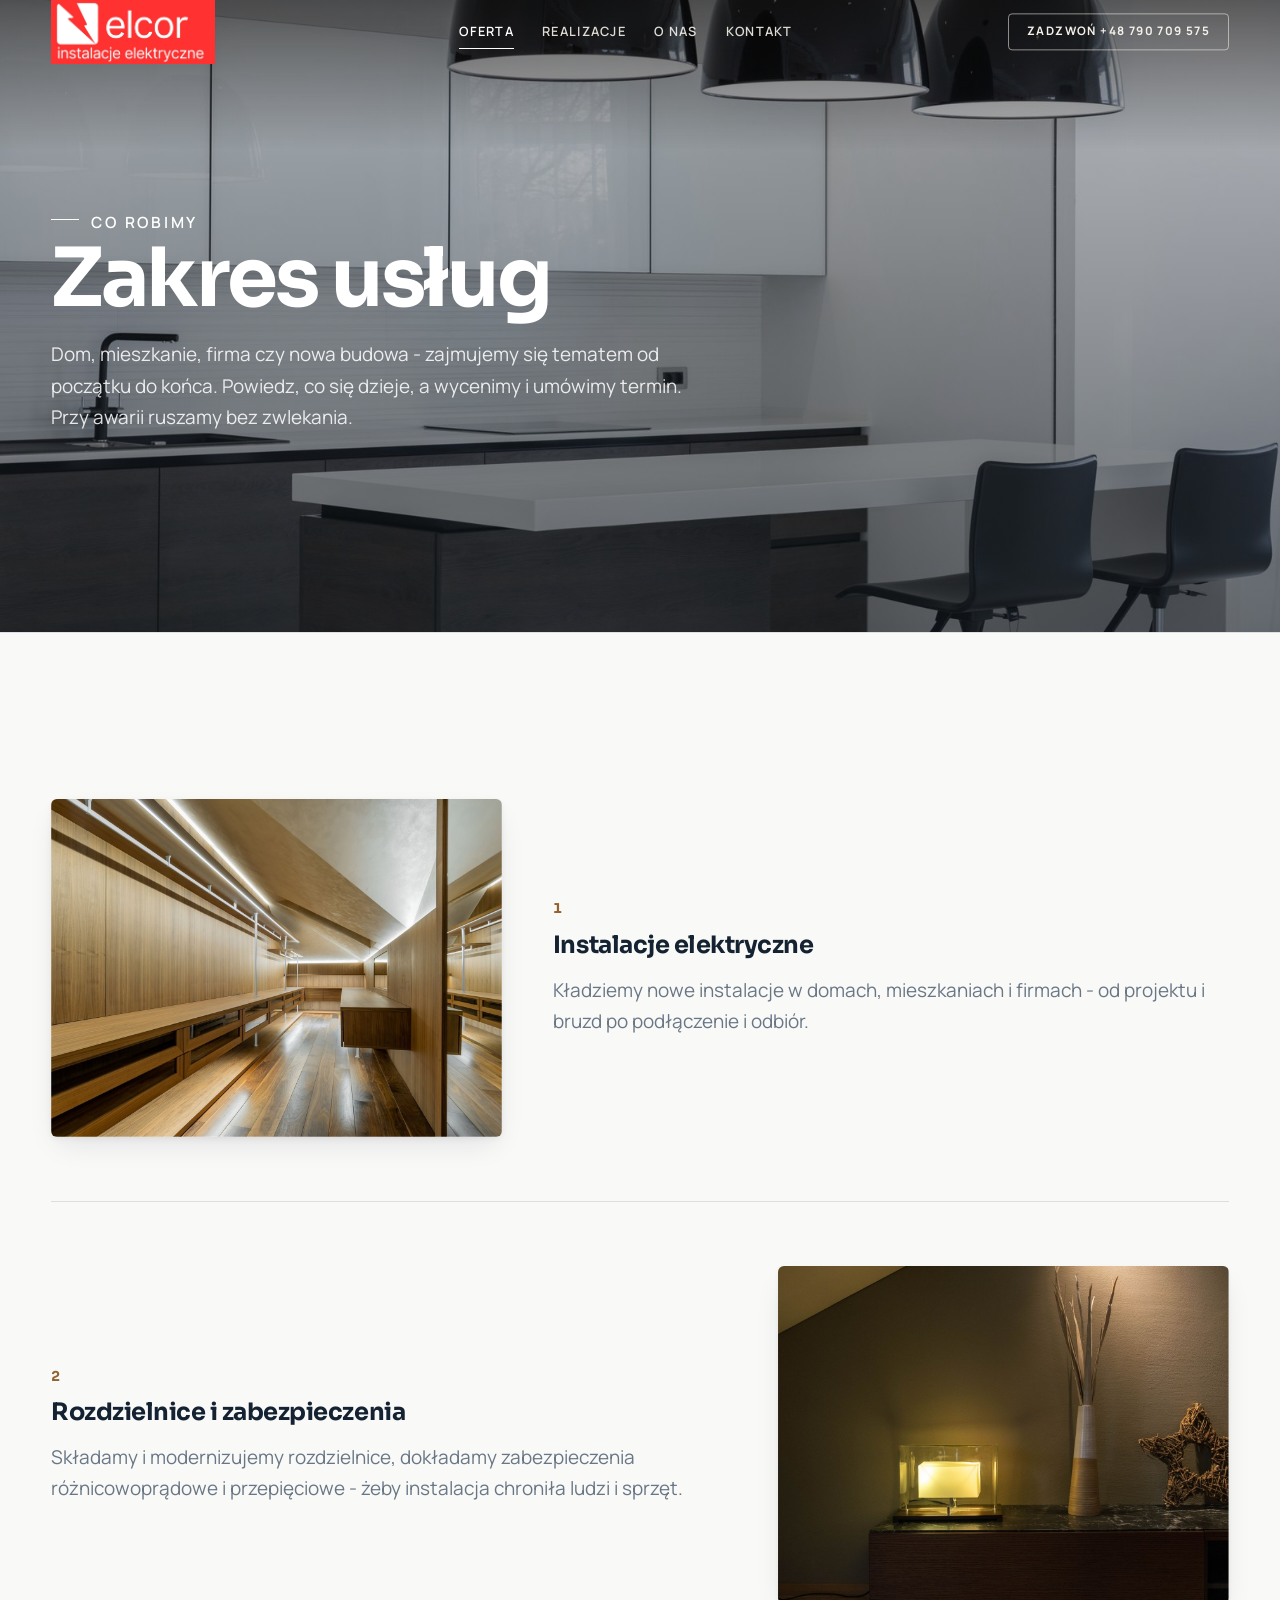
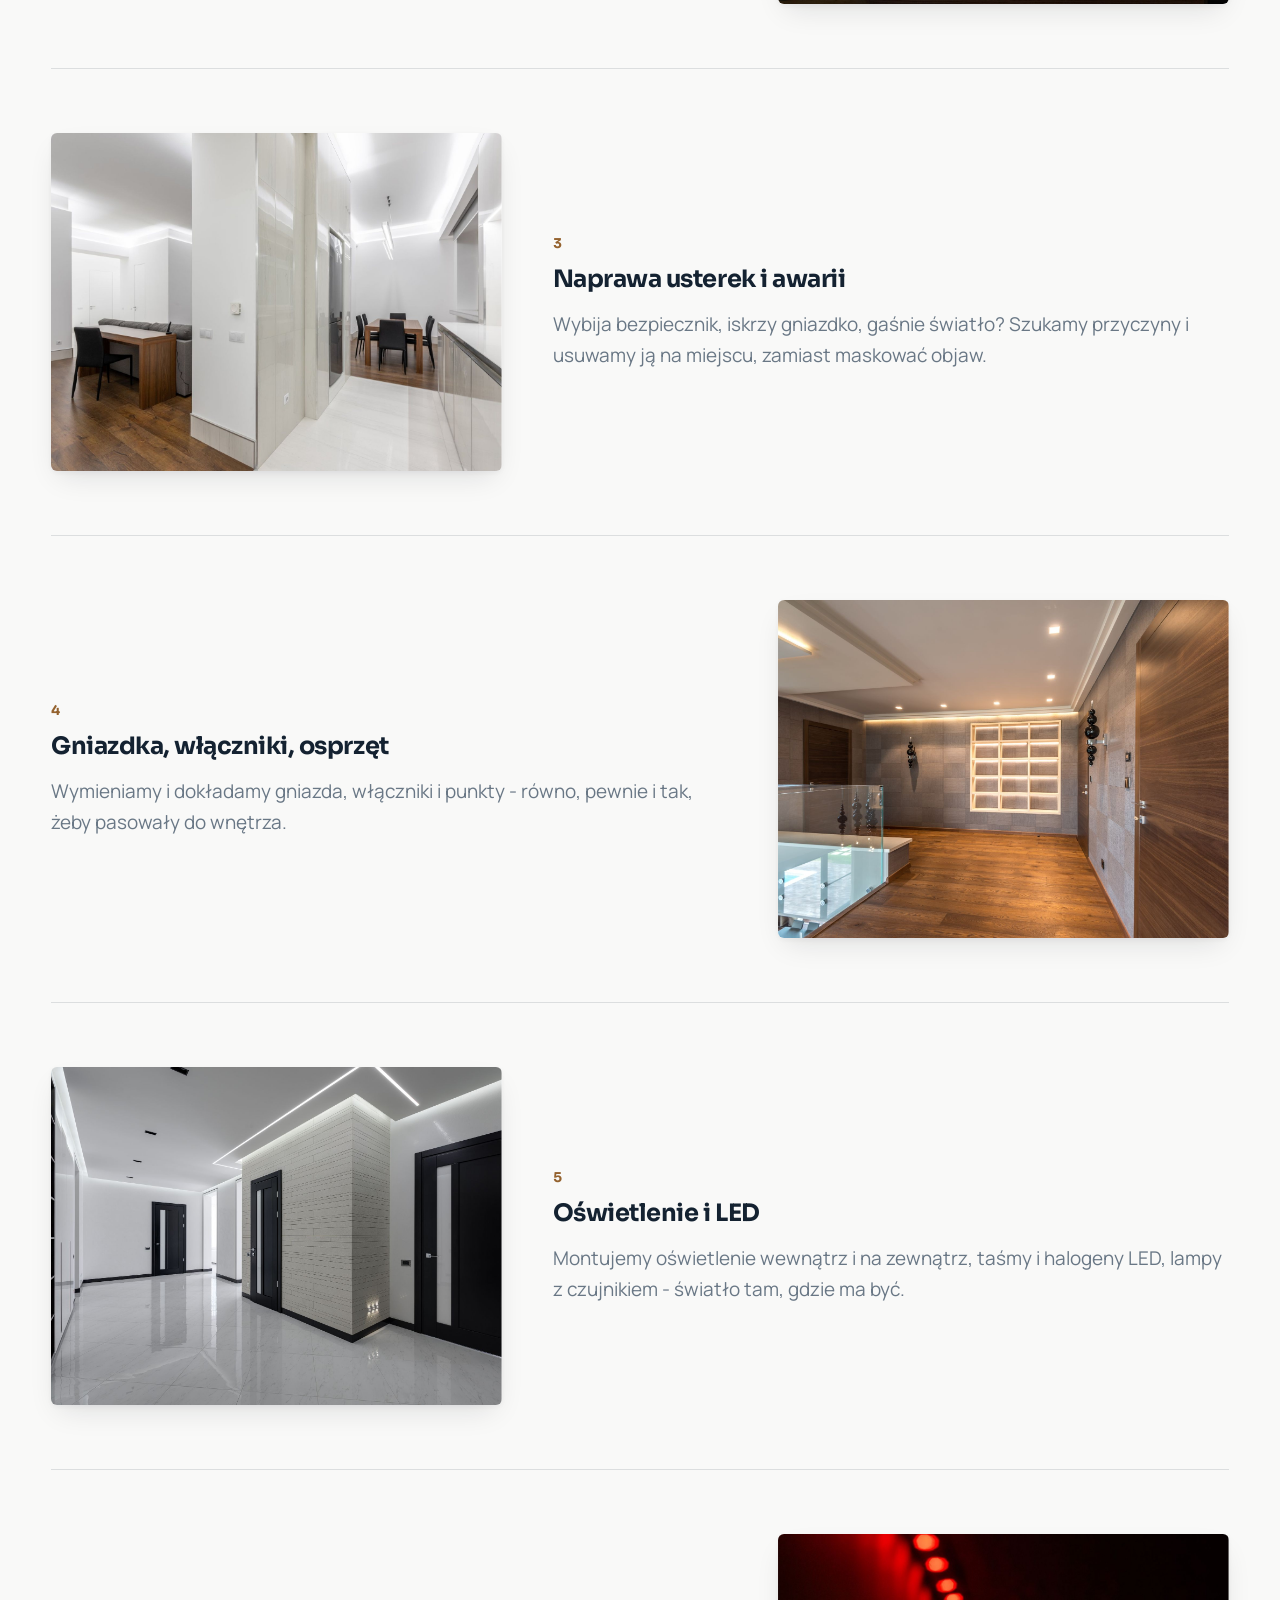
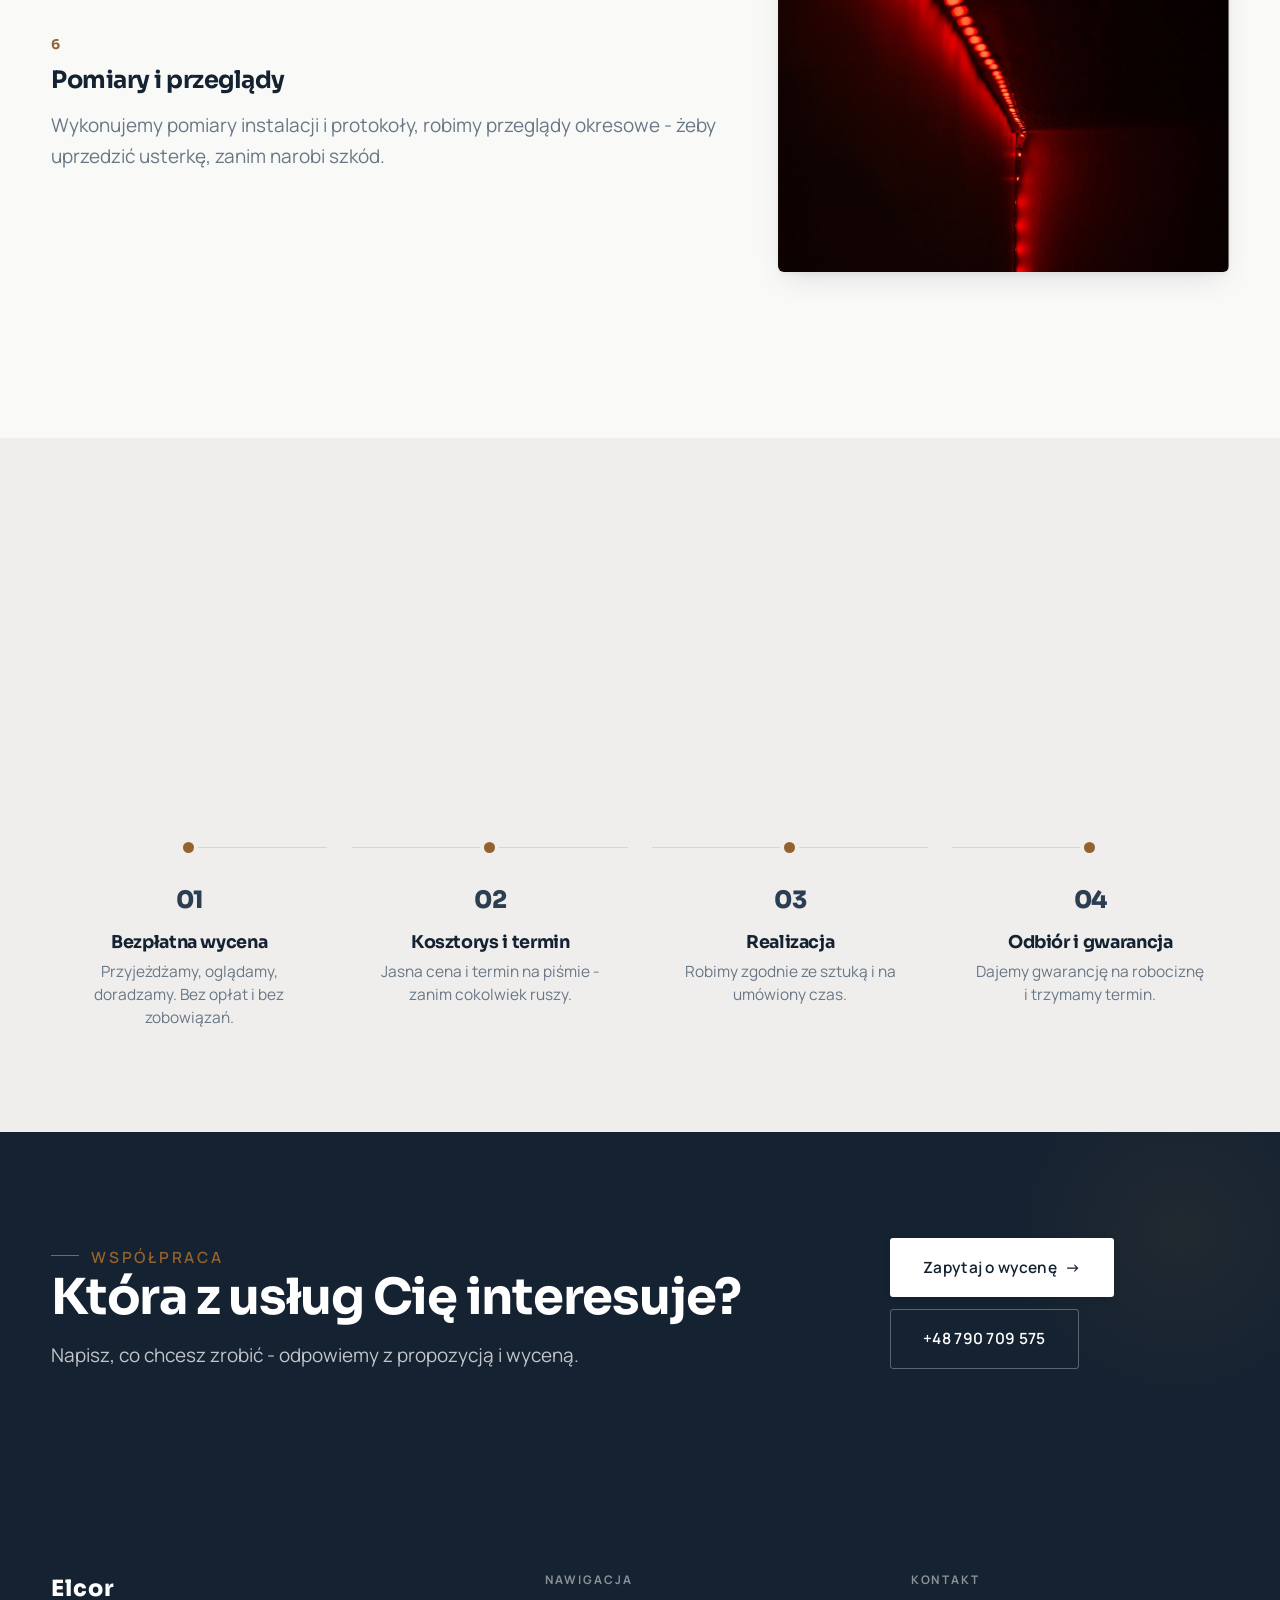
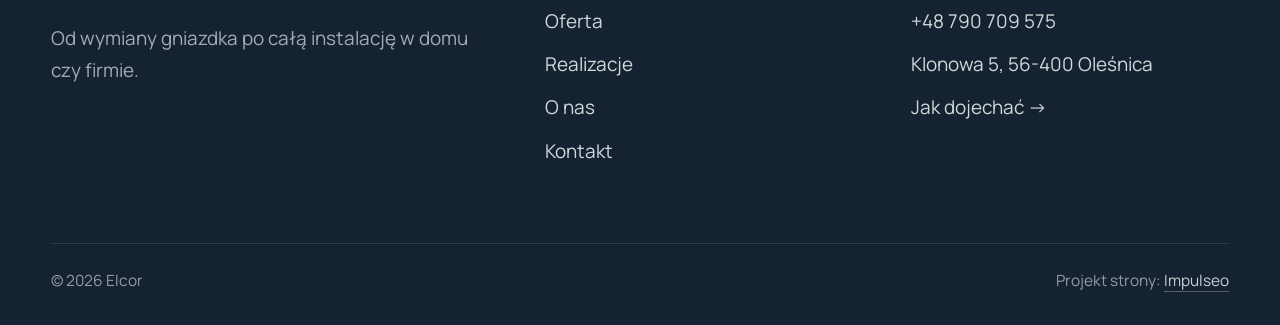
<file: oferta.html>
<!DOCTYPE html>
<html lang="pl">
<head>
<meta charset="UTF-8">
<meta name="viewport" content="width=device-width, initial-scale=1.0">
<title>Oferta - Elcor</title>
<meta name="description" content="Elcor - usługi elektryczne, Oleśnica i okolice. Instalacje, przyłącza, rozdzielnice, naprawa usterek i awarii, montaż oświetlenia i osprzętu. Pomiary i uprawnienia, wycena przed pracą, sprawny dojazd. Zadzwoń i umów termin.">
<link rel="preconnect" href="https://fonts.googleapis.com">
<link rel="preconnect" href="https://fonts.gstatic.com" crossorigin>
<link href="https://fonts.googleapis.com/css2?family=Sora:wght@600;700;800&family=Manrope:wght@400;500;600&display=swap" rel="stylesheet">
<link rel="stylesheet" href="assets/styles.css">
</head>
<body>

<header class="nav">
  <div class="wrap nav-inner">
    <a class="brand brand-has-logo" href="index.html"><img class="brand-logo" src="img/logo.jpg" alt="Elcor"></a>
    <nav class="nav-links">
      <a href="oferta.html" class="active">Oferta</a>
      <a href="realizacje.html">Realizacje</a>
      <a href="o-nas.html">O nas</a>
      <a href="kontakt.html">Kontakt</a>
      <a href="tel:+48790709575" class="btn btn-accent">Zadzwoń +48 790 709 575</a>
    </nav>
    <button class="nav-toggle" aria-label="Menu"><span></span><span></span><span></span></button>
  </div>
</header>

<section class="pagehead">
  <img src="img/about.jpg" alt="Elcor - Zakres usług">
  <div class="wrap">
    <span class="eyebrow">Co robimy</span>
    <h1>Zakres usług</h1>
    <p>Dom, mieszkanie, firma czy nowa budowa - zajmujemy się tematem od początku do końca. Powiedz, co się dzieje, a wycenimy i umówimy termin. Przy awarii ruszamy bez zwlekania.</p>
  </div>
</section>
<section>
  <div class="wrap">
    <div class="svc-row reveal">
      <div class="svc-row-art"><img src="img/g10.jpg" alt="Instalacje elektryczne" loading="lazy"></div>
      <div>
        <span class="num">01</span>
        <h3>Instalacje elektryczne</h3>
        <p class="muted">Kładziemy nowe instalacje w domach, mieszkaniach i firmach - od projektu i bruzd po podłączenie i odbiór.</p>
      </div>
    </div>
    <div class="svc-row rev reveal">
      <div class="svc-row-art"><img src="img/g11.jpg" alt="Rozdzielnice i zabezpieczenia" loading="lazy"></div>
      <div>
        <span class="num">02</span>
        <h3>Rozdzielnice i zabezpieczenia</h3>
        <p class="muted">Składamy i modernizujemy rozdzielnice, dokładamy zabezpieczenia różnicowoprądowe i przepięciowe - żeby instalacja chroniła ludzi i sprzęt.</p>
      </div>
    </div>
    <div class="svc-row reveal">
      <div class="svc-row-art"><img src="img/g12.jpg" alt="Naprawa usterek i awarii" loading="lazy"></div>
      <div>
        <span class="num">03</span>
        <h3>Naprawa usterek i awarii</h3>
        <p class="muted">Wybija bezpiecznik, iskrzy gniazdko, gaśnie światło? Szukamy przyczyny i usuwamy ją na miejscu, zamiast maskować objaw.</p>
      </div>
    </div>
    <div class="svc-row rev reveal">
      <div class="svc-row-art"><img src="img/g13.jpg" alt="Gniazdka, włączniki, osprzęt" loading="lazy"></div>
      <div>
        <span class="num">04</span>
        <h3>Gniazdka, włączniki, osprzęt</h3>
        <p class="muted">Wymieniamy i dokładamy gniazda, włączniki i punkty - równo, pewnie i tak, żeby pasowały do wnętrza.</p>
      </div>
    </div>
    <div class="svc-row reveal">
      <div class="svc-row-art"><img src="img/g14.jpg" alt="Oświetlenie i LED" loading="lazy"></div>
      <div>
        <span class="num">05</span>
        <h3>Oświetlenie i LED</h3>
        <p class="muted">Montujemy oświetlenie wewnątrz i na zewnątrz, taśmy i halogeny LED, lampy z czujnikiem - światło tam, gdzie ma być.</p>
      </div>
    </div>
    <div class="svc-row rev reveal">
      <div class="svc-row-art"><img src="img/g15.jpg" alt="Pomiary i przeglądy" loading="lazy"></div>
      <div>
        <span class="num">06</span>
        <h3>Pomiary i przeglądy</h3>
        <p class="muted">Wykonujemy pomiary instalacji i protokoły, robimy przeglądy okresowe - żeby uprzedzić usterkę, zanim narobi szkód.</p>
      </div>
    </div>
  </div>
</section>
<section class="proces">
  <div class="wrap">
    <div class="head center reveal">
      <span class="eyebrow">Jak pracujemy</span>
      <h2>Wiesz, na czym stoisz - na każdym etapie</h2>
      <p>Prosty, przewidywalny proces. Bez niespodzianek i bez naciągania.</p>
    </div>
    <ol class="proces-line">
      <li class="reveal"><span class="pno">01</span><h3>Bezpłatna wycena</h3><p>Przyjeżdżamy, oglądamy, doradzamy. Bez opłat i bez zobowiązań.</p></li>
      <li class="reveal"><span class="pno">02</span><h3>Kosztorys i termin</h3><p>Jasna cena i termin na piśmie - zanim cokolwiek ruszy.</p></li>
      <li class="reveal"><span class="pno">03</span><h3>Realizacja</h3><p>Robimy zgodnie ze sztuką i na umówiony czas.</p></li>
      <li class="reveal"><span class="pno">04</span><h3>Odbiór i gwarancja</h3><p>Dajemy gwarancję na robociznę i trzymamy termin.</p></li>
    </ol>
  </div>
</section>
<section class="cta">
  <div class="wrap">
    <div class="reveal">
      <span class="eyebrow">Współpraca</span>
      <h2>Która z usług Cię interesuje?</h2>
      <p>Napisz, co chcesz zrobić - odpowiemy z propozycją i wyceną.</p>
    </div>
    <div class="cta-actions reveal">
      <a href="kontakt.html" class="btn btn-light">Zapytaj o wycenę <span class="arr">→</span></a>
      <a href="tel:+48790709575" class="btn btn-ghost" style="color:#fff;border-color:rgba(255,255,255,.3)">+48 790 709 575</a>
    </div>
  </div>
</section>

<footer>
  <div class="wrap">
    <div class="foot-grid">
      <div class="foot-brand">
        <div class="name">Elcor</div>
        <p>Od wymiany gniazdka po całą instalację w domu czy firmie.</p>
      </div>
      <div class="foot-col">
        <h4>Nawigacja</h4>
        <a href="oferta.html">Oferta</a>
        <a href="realizacje.html">Realizacje</a>
        <a href="o-nas.html">O nas</a>
        <a href="kontakt.html">Kontakt</a>
      </div>
      <div class="foot-col">
        <h4>Kontakt</h4>
        <a href="tel:+48790709575">+48 790 709 575</a>
        <p>Klonowa 5, 56-400 Oleśnica</p>
        <a href="https://www.google.com/maps?cid=17495601260868559079" target="_blank" rel="noopener">Jak dojechać →</a>
      </div>
    </div>
    <div class="foot-bot">
      <span>© 2026 Elcor</span>
      <span>Projekt strony: <a class="foot-credit" href="https://impulseo.pl" target="_blank" rel="noopener">Impulseo</a></span>
    </div>
  </div>
</footer>
<div class="sticky-call"><a class="sc-call" href="tel:+48790709575"><svg class="ico-tel" width="16" height="16" viewBox="0 0 24 24" fill="none" aria-hidden="true"><path d="M6.6 10.8a15.5 15.5 0 0 0 6.6 6.6l2.2-2.2a1 1 0 0 1 1-.24 11.4 11.4 0 0 0 3.6.58 1 1 0 0 1 1 1V20a1 1 0 0 1-1 1A17 17 0 0 1 3 4a1 1 0 0 1 1-1h3.5a1 1 0 0 1 1 1c0 1.25.2 2.46.58 3.6a1 1 0 0 1-.25 1l-2.23 2.2Z" fill="currentColor"/></svg> Zadzwoń</a><a class="sc-quote" href="kontakt.html">Bezpłatna wycena</a></div>

<script src="assets/main.js"></script>
</body>
</html>
</file>
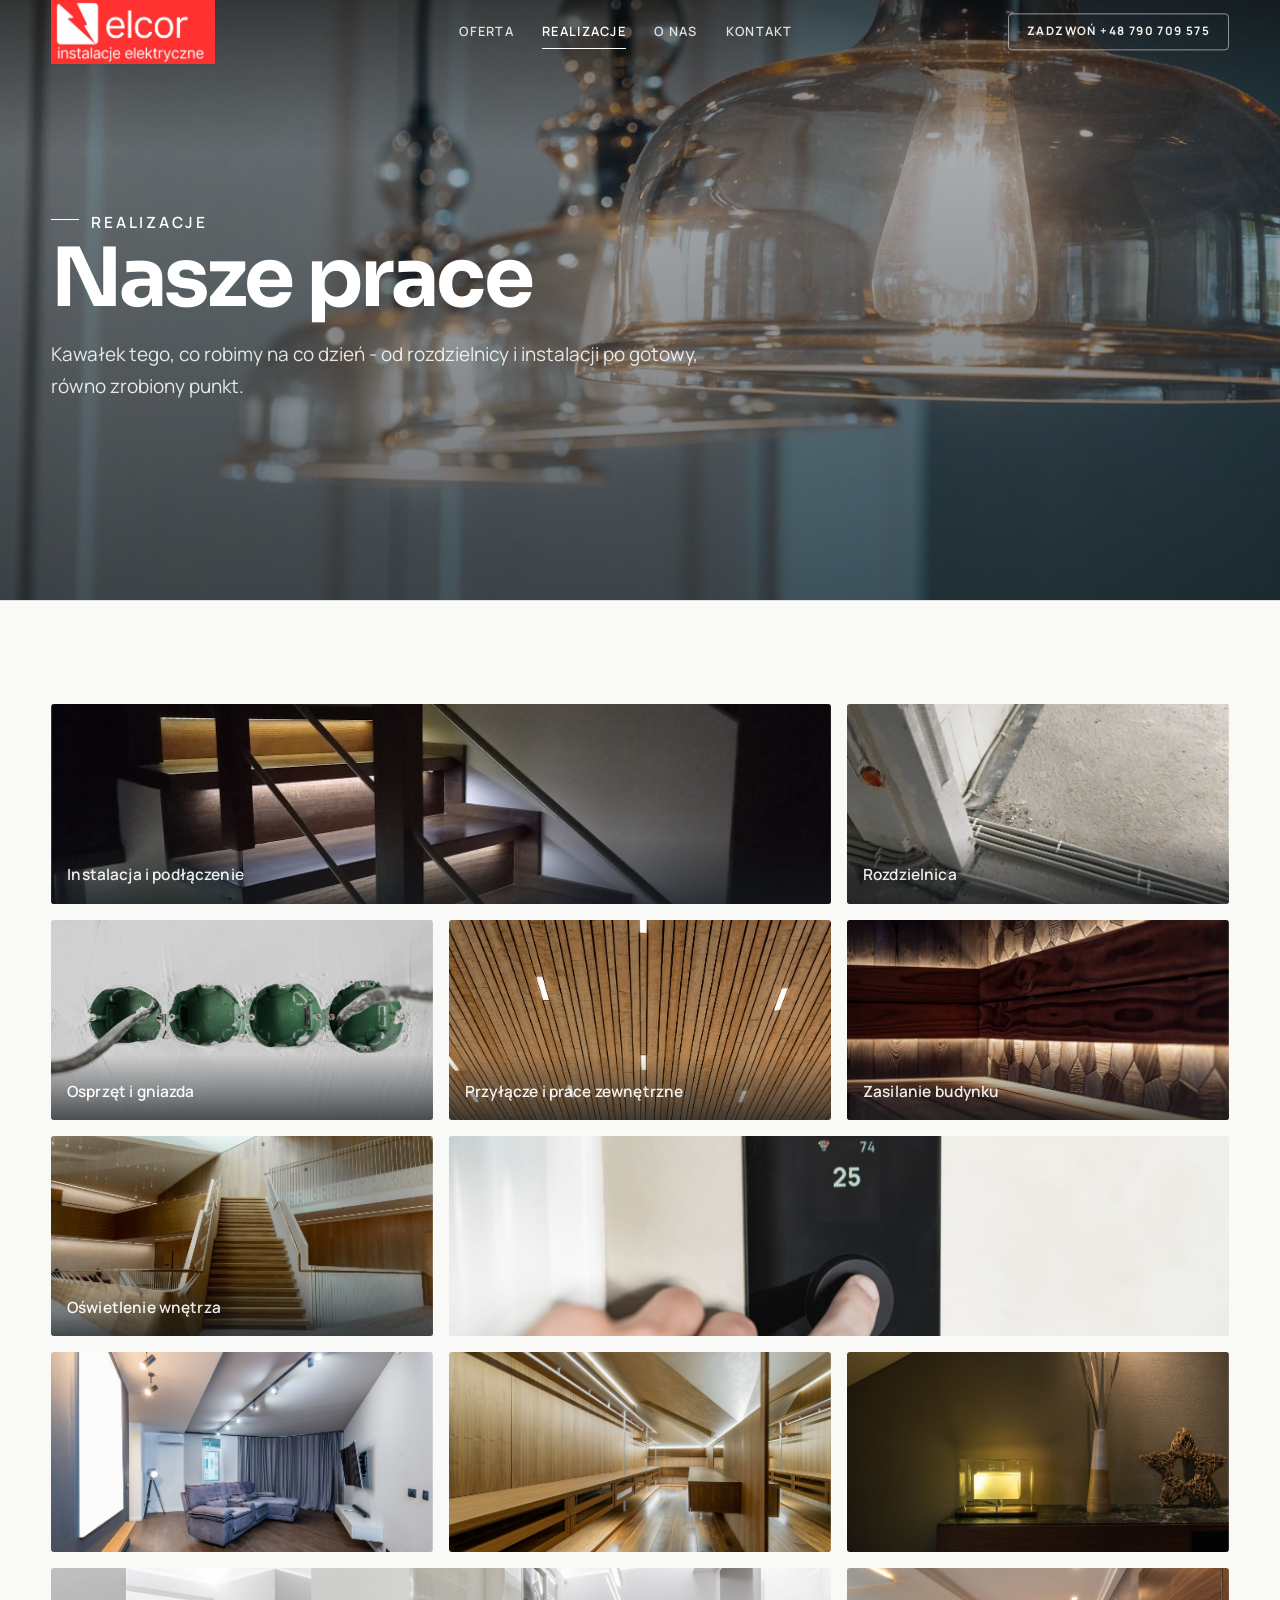
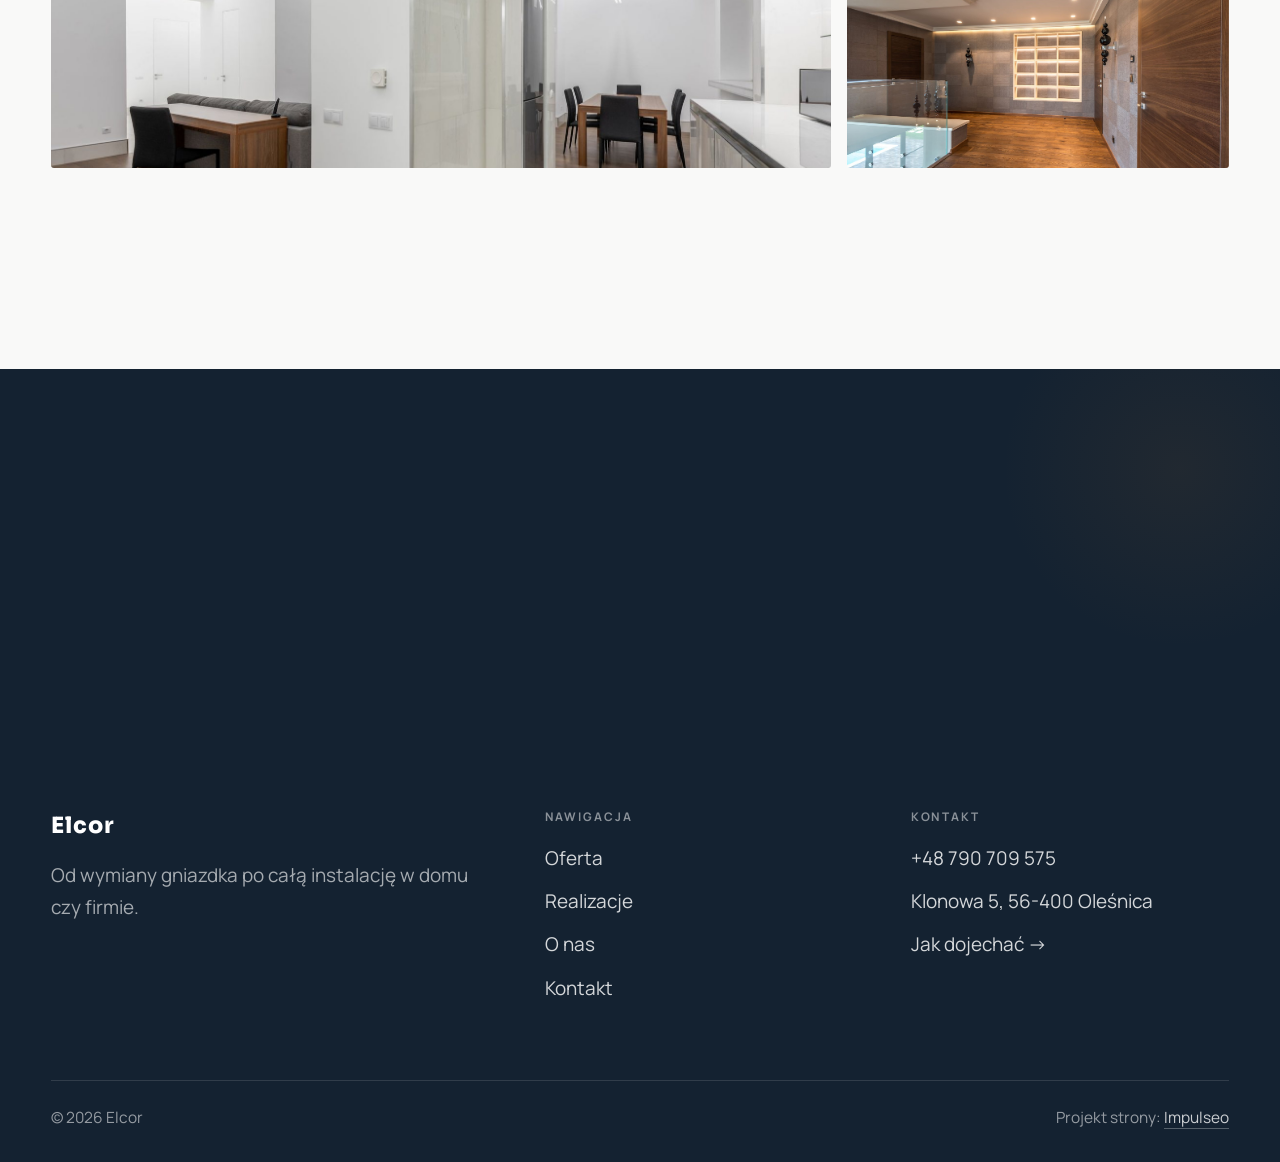
<file: realizacje.html>
<!DOCTYPE html>
<html lang="pl">
<head>
<meta charset="UTF-8">
<meta name="viewport" content="width=device-width, initial-scale=1.0">
<title>Realizacje - Elcor</title>
<meta name="description" content="Realizacje Elcor: Instalacja i podłączenie, Rozdzielnica, Osprzęt i gniazda, Przyłącze i prace zewnętrzne, Zasilanie budynku">
<link rel="preconnect" href="https://fonts.googleapis.com">
<link rel="preconnect" href="https://fonts.gstatic.com" crossorigin>
<link href="https://fonts.googleapis.com/css2?family=Sora:wght@600;700;800&family=Manrope:wght@400;500;600&display=swap" rel="stylesheet">
<link rel="stylesheet" href="assets/styles.css">
</head>
<body>

<header class="nav">
  <div class="wrap nav-inner">
    <a class="brand brand-has-logo" href="index.html"><img class="brand-logo" src="img/logo.jpg" alt="Elcor"></a>
    <nav class="nav-links">
      <a href="oferta.html">Oferta</a>
      <a href="realizacje.html" class="active">Realizacje</a>
      <a href="o-nas.html">O nas</a>
      <a href="kontakt.html">Kontakt</a>
      <a href="tel:+48790709575" class="btn btn-accent">Zadzwoń +48 790 709 575</a>
    </nav>
    <button class="nav-toggle" aria-label="Menu"><span></span><span></span><span></span></button>
  </div>
</header>

<section class="pagehead">
  <img src="img/g9.jpg" alt="Elcor - Nasze prace">
  <div class="wrap">
    <span class="eyebrow">Realizacje</span>
    <h1>Nasze prace</h1>
    <p>Kawałek tego, co robimy na co dzień - od rozdzielnicy i instalacji po gotowy, równo zrobiony punkt.</p>
  </div>
</section>
<section>
  <div class="wrap">
    <div class="gallery">
      <div class="tile t-two3 reveal"><img src="img/g1.jpg" alt="Instalacja i podłączenie" loading="lazy"><div class="cap">Instalacja i podłączenie</div></div>
      <div class="tile t-third reveal"><img src="img/g2.jpg" alt="Rozdzielnica" loading="lazy"><div class="cap">Rozdzielnica</div></div>
      <div class="tile t-third reveal"><img src="img/g3.jpg" alt="Osprzęt i gniazda" loading="lazy"><div class="cap">Osprzęt i gniazda</div></div>
      <div class="tile t-third reveal"><img src="img/g4.jpg" alt="Przyłącze i prace zewnętrzne" loading="lazy"><div class="cap">Przyłącze i prace zewnętrzne</div></div>
      <div class="tile t-third reveal"><img src="img/g5.jpg" alt="Zasilanie budynku" loading="lazy"><div class="cap">Zasilanie budynku</div></div>
      <div class="tile t-third reveal"><img src="img/g6.jpg" alt="Oświetlenie wnętrza" loading="lazy"><div class="cap">Oświetlenie wnętrza</div></div>
      <div class="tile t-two3 reveal"><img src="img/g7.jpg" alt="Elcor" loading="lazy"></div>
      <div class="tile t-third reveal"><img src="img/g8.jpg" alt="Elcor" loading="lazy"></div>
      <div class="tile t-third reveal"><img src="img/g10.jpg" alt="Elcor" loading="lazy"></div>
      <div class="tile t-third reveal"><img src="img/g11.jpg" alt="Elcor" loading="lazy"></div>
      <div class="tile t-two3 reveal"><img src="img/g12.jpg" alt="Elcor" loading="lazy"></div>
      <div class="tile t-third reveal"><img src="img/g13.jpg" alt="Elcor" loading="lazy"></div>
    </div>
    <p class="muted reveal" style="margin-top:var(--space-7);font-size:var(--text-sm);max-width:62ch">Zdjęcia poglądowe. Nasze realizacje z okolicy chętnie pokażemy na miejscu przy wycenie.</p>
  </div>
</section>
<section class="cta">
  <div class="wrap">
    <div class="reveal">
      <span class="eyebrow">Współpraca</span>
      <h2>Spodobały Ci się nasze prace?</h2>
      <p>Opowiedz, co trzeba zrobić - przygotujemy wycenę dopasowaną do potrzeb.</p>
    </div>
    <div class="cta-actions reveal">
      <a href="kontakt.html" class="btn btn-light">Zapytaj o wycenę <span class="arr">→</span></a>
      <a href="tel:+48790709575" class="btn btn-ghost" style="color:#fff;border-color:rgba(255,255,255,.3)">+48 790 709 575</a>
    </div>
  </div>
</section>

<footer>
  <div class="wrap">
    <div class="foot-grid">
      <div class="foot-brand">
        <div class="name">Elcor</div>
        <p>Od wymiany gniazdka po całą instalację w domu czy firmie.</p>
      </div>
      <div class="foot-col">
        <h4>Nawigacja</h4>
        <a href="oferta.html">Oferta</a>
        <a href="realizacje.html">Realizacje</a>
        <a href="o-nas.html">O nas</a>
        <a href="kontakt.html">Kontakt</a>
      </div>
      <div class="foot-col">
        <h4>Kontakt</h4>
        <a href="tel:+48790709575">+48 790 709 575</a>
        <p>Klonowa 5, 56-400 Oleśnica</p>
        <a href="https://www.google.com/maps?cid=17495601260868559079" target="_blank" rel="noopener">Jak dojechać →</a>
      </div>
    </div>
    <div class="foot-bot">
      <span>© 2026 Elcor</span>
      <span>Projekt strony: <a class="foot-credit" href="https://impulseo.pl" target="_blank" rel="noopener">Impulseo</a></span>
    </div>
  </div>
</footer>
<div class="sticky-call"><a class="sc-call" href="tel:+48790709575"><svg class="ico-tel" width="16" height="16" viewBox="0 0 24 24" fill="none" aria-hidden="true"><path d="M6.6 10.8a15.5 15.5 0 0 0 6.6 6.6l2.2-2.2a1 1 0 0 1 1-.24 11.4 11.4 0 0 0 3.6.58 1 1 0 0 1 1 1V20a1 1 0 0 1-1 1A17 17 0 0 1 3 4a1 1 0 0 1 1-1h3.5a1 1 0 0 1 1 1c0 1.25.2 2.46.58 3.6a1 1 0 0 1-.25 1l-2.23 2.2Z" fill="currentColor"/></svg> Zadzwoń</a><a class="sc-quote" href="kontakt.html">Bezpłatna wycena</a></div>

<script src="assets/main.js"></script>
</body>
</html>
</file>
<file: assets/styles.css>
/* ============================================================
   STOLBASZ — premium, architektoniczny B2B fit-out
   Jasna paleta, zero brązu. System wg premium-web-craft.
   Projekt strony: Impulseo (impulseo.pl)
   ============================================================ */

:root{
  /* PALETA — jasna, architektoniczna, chłodna */
  --paper:#f5f7fa;          /* główne tło */
  --paper-2:#e7edf3;        /* sekcje alternatywne (chłodny jasny szary) */
  --paper-3:#e7edf3;        /* delikatne wypełnienia */
  --ink:#142231;            /* tekst główny — chłodny grafit */
  --ink-soft:#2c3e52;       /* nagłówki drugorzędne */
  --muted:#697785;          /* tekst poboczny */
  --line:rgba(20,34,49,.12);/* hairline */
  --accent:#e8a00c;         /* stonowany petrol-slate — jedyny akcent */
  --accent-d:#c47f06;
  --accent-soft:rgba(232,160,12,.10);
  --dark:#142231;           /* sekcje ciemne (stopka/CTA) */

  /* ODSTĘPY — skala 4/8 */
  --space-1:4px; --space-2:8px; --space-3:12px; --space-4:16px; --space-5:24px;
  --space-6:32px; --space-7:48px; --space-8:64px; --space-9:96px; --space-10:128px;

  /* TYPOGRAFIA — fluid clamp() (skala podbita 16.07.2026: większe, czytelniejsze litery — uwaga Adama) */
  --text-sm:clamp(.9rem,.87rem + .12vw,1rem);
  --text-base:clamp(1.08rem,1.04rem + .18vw,1.2rem);
  --text-lg:clamp(1.24rem,1.15rem + .34vw,1.44rem);
  --text-h3:clamp(1.34rem,1.22rem + .55vw,1.66rem);
  --text-h2:clamp(2.1rem,1.66rem + 2.1vw,3.1rem);
  --text-h1:clamp(2.9rem,2.1rem + 4vw,5.1rem);

  /* PROMIENIE — architektoniczne, raczej ostre */
  --r-sm:3px; --r-md:6px; --r-lg:10px;

  /* RUCH */
  --ease:cubic-bezier(.25,.46,.45,.94); --dur:.24s;

  /* CIENIE — miękkie, warstwowe */
  --sh-sm:0 1px 2px rgba(16,24,32,.04), 0 2px 8px rgba(16,24,32,.05);
  --sh-md:0 2px 6px rgba(16,24,32,.05), 0 12px 28px -8px rgba(16,24,32,.12);
  --sh-lg:0 6px 14px rgba(16,24,32,.07), 0 26px 56px -18px rgba(16,24,32,.22);

  --hairline:1px solid var(--line);

  --font-display:'Sora','Manrope',sans-serif;
  --font-body:'Manrope',sans-serif;
}

*{box-sizing:border-box;margin:0;padding:0}
html{scroll-behavior:smooth}
body{
  font-family:var(--font-body);
  font-size:var(--text-base);
  line-height:1.65;
  color:var(--ink);
  background:var(--paper);
  -webkit-font-smoothing:antialiased;
  text-rendering:optimizeLegibility;
}
img{max-width:100%;display:block}
a{color:inherit;text-decoration:none}

.wrap{width:min(92%,1180px);margin-inline:auto}
section{padding-block:clamp(52px,6.5vw,96px)}

h1,h2,h3{font-family:var(--font-display);font-weight:700;line-height:1.08;letter-spacing:-.02em;color:var(--ink)}
h1{font-size:var(--text-h1);letter-spacing:-.035em}
h2{font-size:var(--text-h2);letter-spacing:-.025em}
h3{font-size:var(--text-h3)}
p{max-width:65ch}

.eyebrow{
  font-family:var(--font-body);
  font-size:var(--text-sm);
  font-weight:600;
  letter-spacing:.18em;
  text-transform:uppercase;
  color:var(--accent);
  display:inline-flex;align-items:center;gap:var(--space-3);
}
/* flex:none + margin-top = kreska trzyma się PIERWSZEJ linii. Wcześniej align-items:center
   centrowało ją względem całego bloku i przy zawinięciu (długi kicker typu
   „…WNĘTRZ · LESZNO · OD 2019") druga linia lądowała z brzydkim wcięciem. */
.eyebrow{align-items:flex-start}
.eyebrow>*,.eyebrow{text-wrap:balance}   /* dlugi kicker lamal sie na sierote typu samo „2019" w drugiej linii */
.eyebrow::before{content:"";width:28px;height:1px;background:var(--accent);display:inline-block;flex:none;margin-top:.62em}

.muted{color:var(--muted)}
.lead{font-size:var(--text-lg);line-height:1.55;color:var(--ink-soft);max-width:50ch}

/* ---------- BUTTONS ---------- */
.btn{
  display:inline-flex;align-items:center;gap:var(--space-2);
  font-weight:600;font-size:var(--text-sm);letter-spacing:.02em;
  padding:var(--space-4) var(--space-6);
  border-radius:var(--r-sm);
  transition:transform var(--dur) var(--ease),box-shadow var(--dur) var(--ease),background var(--dur) var(--ease);
  cursor:pointer;border:1px solid transparent;
}
.btn-accent{background:var(--accent);color:#fff;box-shadow:var(--sh-sm)}
.btn-accent:hover{background:var(--accent-d);transform:translateY(-2px);box-shadow:var(--sh-md)}
.btn-accent:active{transform:translateY(0);box-shadow:var(--sh-sm)}
.btn-ghost{background:transparent;color:var(--ink);border-color:var(--line)}
.btn-ghost:hover{border-color:var(--accent);color:var(--accent);transform:translateY(-2px)}
.btn-light{background:#fff;color:var(--ink);box-shadow:var(--sh-sm)}
.btn-light:hover{transform:translateY(-2px);box-shadow:var(--sh-md)}
.btn .arr{transition:transform var(--dur) var(--ease)}
.btn:hover .arr{transform:translateX(4px)}

/* ---------- NAV ---------- */
.nav{
  position:sticky;top:0;z-index:50;
  background:color-mix(in srgb,var(--paper) 88%,transparent);
  backdrop-filter:saturate(140%) blur(10px);
  border-bottom:var(--hairline);
}
.nav-inner{display:flex;align-items:center;justify-content:space-between;height:72px}
.brand{display:flex;flex-direction:column;line-height:1}
.brand .name{font-family:var(--font-display);font-weight:800;font-size:1.35rem;letter-spacing:.04em}
.brand .sub{font-size:.62rem;letter-spacing:.34em;text-transform:uppercase;color:var(--muted);margin-top:5px}
.nav-links{display:flex;align-items:center;gap:var(--space-6)}
.nav-links a{font-size:var(--text-sm);font-weight:500;color:var(--ink-soft);position:relative;padding-block:4px;transition:color var(--dur) var(--ease)}
.nav-links a::after{content:"";position:absolute;left:0;bottom:0;width:0;height:1.5px;background:var(--accent);transition:width var(--dur) var(--ease)}
.nav-links a:hover,.nav-links a.active{color:var(--ink)}
.nav-links a:hover::after,.nav-links a.active::after{width:100%}
.nav-links .btn{padding:var(--space-2) var(--space-5)}
/* przyciski w nav: właściwy kolor (przebij .nav-links a) + bez podkreślenia */
.nav-links a.btn-accent{color:#fff}
.nav-links a.btn-ghost,.nav-links a.btn-light{color:var(--ink)}
.nav-links a.btn::after{display:none}
.nav-toggle{display:none;background:none;border:none;cursor:pointer;flex-direction:column;gap:5px;padding:8px}
.nav-toggle span{width:24px;height:2px;background:var(--ink);transition:var(--dur)}

/* ---------- HERO (split) ---------- */
.hero{position:relative;overflow:hidden;border-bottom:var(--hairline)}
.hero-grid{display:grid;grid-template-columns:1.05fr .95fr;gap:clamp(24px,4vw,60px);align-items:center;
  padding-block:clamp(36px,4.5vw,64px)}
.hero-copy .eyebrow{margin-bottom:var(--space-5)}
.hero-copy h1{margin-bottom:var(--space-5)}
.hero-copy .lead{margin-bottom:var(--space-7)}
.hero-actions{display:flex;flex-wrap:wrap;gap:var(--space-4)}
.hero-art{position:relative;aspect-ratio:4/3;border-radius:var(--r-lg);overflow:hidden;box-shadow:var(--sh-lg)}
.hero-art img{width:100%;height:100%;object-fit:cover}
.hero-art::after{content:"";position:absolute;inset:0;background:linear-gradient(180deg,transparent 55%,rgba(18,24,28,.28))}
.hero-badge{position:absolute;left:var(--space-5);bottom:var(--space-5);z-index:2;
  background:rgba(252,252,251,.94);backdrop-filter:blur(4px);
  border-radius:var(--r-md);padding:var(--space-4) var(--space-5);box-shadow:var(--sh-md);max-width:78%}
.hero-badge strong{display:block;font-family:var(--font-display);font-size:1rem;letter-spacing:-.01em}
.hero-badge span{font-size:var(--text-sm);color:var(--muted)}

/* ---------- HERO duży / kinowy (strona główna) ---------- */
.hero-cine{position:relative;min-height:clamp(560px,82vh,840px);min-height:clamp(560px,82svh,840px);display:flex;align-items:center;overflow:hidden;border-bottom:var(--hairline)}
.hero-cine>img{position:absolute;inset:0;width:100%;height:100%;object-fit:cover;z-index:0}
.hero-cine::after{content:"";position:absolute;inset:0;z-index:1;
  background:linear-gradient(95deg,rgba(13,18,23,.86) 0%,rgba(13,18,23,.64) 32%,rgba(13,18,23,.24) 62%,rgba(13,18,23,.04) 100%)}
.hero-cine .wrap{position:relative;z-index:2;padding-block:var(--space-8)}
.hero-cine .hero-copy{max-width:660px}
.hero-cine .eyebrow{color:#fff;margin-bottom:var(--space-5)}
.hero-cine .eyebrow::before{background:#fff}
.hero-cine h1{color:#fff;margin-bottom:var(--space-5);font-size:clamp(2.9rem,2rem + 4.4vw,5.2rem);text-wrap:balance}
.hero-cine .lead{color:rgba(255,255,255,.92);max-width:48ch;margin-bottom:var(--space-7)}
.hero-cine .hero-actions{display:flex;flex-wrap:wrap;gap:var(--space-4)}
/* NISKIE OKNO (laptop z dokiem i paskami przeglądarki ma ~700-780 px wysokości widoku):
   H1 do 5.2rem + długi lead nie mieściły się i przyciski wypadały POD krawędź ekranu -
   klient widział stronę bez ani jednego CTA. Skalujemy w dół, zamiast przycinać treść. */
@media(min-width:821px) and (max-height:820px){
  .hero-cine{min-height:clamp(520px,94svh,780px)}
  .hero-cine .wrap{padding-block:var(--space-6)}
  .hero-cine h1{font-size:clamp(2.2rem,1.5rem + 2.6vw,3.6rem);margin-bottom:var(--space-4)}
  .hero-cine .eyebrow{margin-bottom:var(--space-4)}
  .hero-cine .lead{margin-bottom:var(--space-5);max-width:44ch}
}
@media(max-width:680px){
  .hero-cine{min-height:clamp(520px,76vh,640px);min-height:clamp(520px,76svh,640px);align-items:flex-end}
  .hero-cine::after{background:linear-gradient(0deg,rgba(13,18,23,.9) 6%,rgba(13,18,23,.45) 55%,rgba(13,18,23,.25) 100%)}
  .hero-cine .wrap{padding-bottom:var(--space-9)}
  /* TELEFON (~90% oglądających): lead potrafił zająć 8 linii i zepchnąć CTA poza pierwszy ekran.
     Zwężamy interlinię i skalę - treści nie ucinamy, bo to ona sprzedaje. */
  .hero-cine .lead{font-size:.98rem;line-height:1.5;margin-bottom:var(--space-5)}
  .hero-cine .eyebrow{font-size:.72rem;letter-spacing:.13em;margin-bottom:var(--space-4)}
  .hero-cine .eyebrow::before{width:20px}
  .hero-cine h1{margin-bottom:var(--space-4)}
}

/* full-bleed hero variant (podstrony) */
.pagehead{position:relative;min-height:46vh;min-height:46svh;display:flex;align-items:flex-end;overflow:hidden;border-bottom:var(--hairline)}
.pagehead img{position:absolute;inset:0;width:100%;height:100%;object-fit:cover}
.pagehead::after{content:"";position:absolute;inset:0;background:linear-gradient(180deg,rgba(18,24,28,.25),rgba(18,24,28,.62))}
.pagehead .wrap{position:relative;z-index:2;padding-block:var(--space-9);color:#fff}
.pagehead h1{color:#fff;max-width:18ch}
.pagehead .eyebrow{color:#fff}
.pagehead .eyebrow::before{background:#fff}
.pagehead p{color:rgba(255,255,255,.86);margin-top:var(--space-4);max-width:54ch}

/* ---------- STRIP (pasek skrótów / liczby) ---------- */
.strip{background:var(--dark);color:#fff}
.strip .wrap{display:grid;grid-template-columns:repeat(4,1fr);gap:var(--space-6);padding-block:var(--space-8)}
.strip .item .k{font-family:var(--font-display);font-size:clamp(1.6rem,1.2rem + 1.4vw,2.4rem);font-weight:800;letter-spacing:-.02em;color:#fff}
.strip .item .v{font-size:var(--text-sm);color:rgba(255,255,255,.66);margin-top:var(--space-2);line-height:1.45}
.strip .item{border-left:2px solid var(--accent);padding-left:var(--space-5)}

/* ---------- SECTION HEAD ---------- */
.head{max-width:48rem;margin-bottom:var(--space-8)}
.head.center{margin-inline:auto;text-align:center}
.head .eyebrow{margin-bottom:var(--space-4)}
.head h2{margin-bottom:var(--space-4)}
.head p{color:var(--muted);font-size:var(--text-lg);line-height:1.55}
.head.center p{margin-inline:auto}

/* ---------- INTRO SPLIT ---------- */
.split{display:grid;grid-template-columns:.92fr 1.08fr;gap:clamp(28px,5vw,80px);align-items:center}
.split.rev{grid-template-columns:1.08fr .92fr}
.split.rev .split-art{order:-1}
.split-art{position:relative;aspect-ratio:5/4;border-radius:var(--r-lg);overflow:hidden;box-shadow:var(--sh-lg)}
.split-art img{width:100%;height:100%;object-fit:cover}
.split-copy h2{margin-bottom:var(--space-5)}
.split-copy p+p{margin-top:var(--space-4)}
.split-copy .btn{margin-top:var(--space-6)}

/* ---------- SERVICES (zakres) ---------- */
.svc-grid{display:grid;grid-template-columns:repeat(auto-fit,minmax(280px,1fr));gap:var(--space-5)}
.svc{background:#fff;border:var(--hairline);border-radius:var(--r-md);padding:var(--space-7) var(--space-6);
  transition:transform var(--dur) var(--ease),box-shadow var(--dur) var(--ease),border-color var(--dur) var(--ease);
  position:relative;overflow:hidden}
.svc::before{content:"";position:absolute;left:0;top:0;width:3px;height:0;background:var(--accent);transition:height var(--dur) var(--ease)}
.svc:hover{transform:translateY(-4px);box-shadow:var(--sh-md);border-color:transparent}
.svc:hover::before{height:100%}
.svc .ic{font-family:var(--font-display);font-size:.8rem;font-weight:700;letter-spacing:.12em;color:var(--accent);margin-bottom:var(--space-4)}
.svc h3{margin-bottom:var(--space-3);font-size:1.22rem}
.svc p{color:var(--muted);font-size:var(--text-base);line-height:1.6}

/* big detailed service rows */
.svc-row{display:grid;grid-template-columns:.8fr 1.2fr;gap:clamp(20px,4vw,60px);align-items:center;padding-block:var(--space-8)}
.svc-row+.svc-row{border-top:var(--hairline)}
.svc-row.rev{grid-template-columns:1.2fr .8fr}
/* Naprzemienny układ wierszy oferty: co drugi wiersz ma zdjęcie po PRAWEJ.
   Było `order:-1` — martwy kod, bo zdjęcie i tak jest pierwszym dzieckiem w HTML,
   więc wszystkie wiersze wyglądały identycznie (zdjęcie zawsze z lewej), a `rev`
   zmieniało tylko szerokość kolumn. Znalezione 29.07.2026 przy różnicowaniu kierunków
   animacji (pomiar pozycji: art.mid 390/502 przy row.mid 756 — zawsze lewa strona). */
.svc-row.rev .svc-row-art{order:2}
.svc-row-art{aspect-ratio:4/3;border-radius:var(--r-md);overflow:hidden;box-shadow:var(--sh-md)}
.svc-row-art img{width:100%;height:100%;object-fit:cover}
.svc-row h3{font-size:1.5rem;margin-bottom:var(--space-4)}
.svc-row .num{font-family:var(--font-display);font-size:.85rem;font-weight:700;letter-spacing:.14em;color:var(--accent);display:block;margin-bottom:var(--space-3)}
.svc-row ul{list-style:none;margin-top:var(--space-4);display:flex;flex-direction:column;gap:var(--space-2)}
.svc-row li{position:relative;padding-left:var(--space-5);color:var(--muted);font-size:var(--text-base)}
.svc-row li::before{content:"";position:absolute;left:0;top:.62em;width:8px;height:1px;background:var(--accent)}

/* ---------- GALLERY (realizacje) ---------- */
.gallery{display:grid;grid-template-columns:repeat(12,1fr);gap:var(--space-4);grid-auto-rows:200px}
/* GALERIA MASONRY — pionowe zdjęcia (portrety beauty/wellness) bez przycinania: kolumny, height auto */
.gallery-masonry{column-count:3;column-gap:var(--space-4)}
@media(max-width:900px){.gallery-masonry{column-count:2}}
@media(max-width:560px){.gallery-masonry{column-count:1}}
.gallery-masonry .m-tile{break-inside:avoid;margin:0 0 var(--space-4);padding:0;position:relative;overflow:hidden;border-radius:var(--r-md);border:1px solid var(--line)}
.gallery-masonry .m-tile img{width:100%;height:auto;display:block}
.gallery-masonry .m-tile .cap{position:absolute;left:0;right:0;bottom:0;padding:var(--space-4);color:#fff;background:linear-gradient(0deg,rgba(0,0,0,.55),transparent);font-size:var(--text-sm)}
.gallery-masonry .m-tile .cap small{display:block;font-weight:400;opacity:.78;letter-spacing:.04em;text-transform:uppercase;font-size:.66rem;margin-top:3px}
.tile{position:relative;overflow:hidden;border-radius:var(--r-md);box-shadow:var(--sh-sm);
  transition:transform var(--dur) var(--ease),box-shadow var(--dur) var(--ease)}
.tile img{width:100%;height:100%;object-fit:cover;transition:transform .6s var(--ease)}
.tile:hover{box-shadow:var(--sh-md)}
.tile:hover img{transform:scale(1.05)}
.tile .cap{position:absolute;left:0;right:0;bottom:0;padding:var(--space-5) var(--space-4) var(--space-4);
  background:linear-gradient(transparent,rgba(18,24,28,.78));color:#fff;
  font-size:var(--text-sm);font-weight:600;letter-spacing:.01em;
  opacity:0;transform:translateY(8px);transition:var(--dur) var(--ease)}
.tile:hover .cap{opacity:1;transform:translateY(0)}
.tile .cap small{display:block;font-weight:400;opacity:.78;letter-spacing:.04em;text-transform:uppercase;font-size:.66rem;margin-top:3px}
/* bento spans */
.t-wide{grid-column:span 6}
.t-tall{grid-column:span 6;grid-row:span 2}
.t-std{grid-column:span 6}
.t-third{grid-column:span 4}
.t-two3{grid-column:span 8}

/* ---------- TRUST / WIARYGODNOŚĆ ---------- */
.trust{background:var(--paper-2)}
.trust-grid{display:grid;grid-template-columns:repeat(auto-fit,minmax(240px,1fr));gap:var(--space-5);margin-top:var(--space-7)}
.trust-card{background:#fff;border-radius:var(--r-md);padding:var(--space-7) var(--space-6);box-shadow:var(--sh-sm);border-top:3px solid var(--accent)}
.trust-card .big{font-family:var(--font-display);font-size:clamp(1.8rem,1.3rem + 1.6vw,2.6rem);font-weight:800;letter-spacing:-.02em;color:var(--ink);line-height:1}
.trust-card h3{font-size:1.12rem;margin:var(--space-3) 0 var(--space-2)}
.trust-card p{color:var(--muted);font-size:var(--text-base);line-height:1.55}

/* ---------- CTA band ---------- */
.cta{background:var(--dark);color:#fff;position:relative;overflow:hidden}
.cta .wrap{display:grid;grid-template-columns:1.4fr .6fr;gap:var(--space-7);align-items:center;position:relative;z-index:2}
.cta h2{color:#fff;max-width:20ch}
.cta p{color:rgba(255,255,255,.74);margin-top:var(--space-4)}
.cta-actions{display:flex;flex-direction:column;gap:var(--space-3);align-items:flex-start}
.cta::before{content:"";position:absolute;right:-80px;top:-80px;width:360px;height:360px;border-radius:50%;
  background:radial-gradient(circle,var(--accent-soft),transparent 70%)}

/* ---------- CONTACT ---------- */
.contact-grid{display:grid;grid-template-columns:.85fr 1.15fr;gap:clamp(28px,4vw,56px);align-items:start}
.info-list{display:flex;flex-direction:column;gap:var(--space-2)}
.info-row{display:flex;gap:var(--space-4);align-items:flex-start;padding-block:var(--space-4);border-bottom:var(--hairline)}
.info-row .ic{flex:none;width:42px;height:42px;display:grid;place-items:center;border-radius:50%;
  background:var(--accent-soft);color:var(--accent);font-size:1.05rem}
.info-row .lbl{font-size:.72rem;letter-spacing:.14em;text-transform:uppercase;color:var(--muted)}
.info-row .val{font-weight:600;font-size:var(--text-base);margin-top:2px}
.info-row a.val:hover{color:var(--accent)}
.map{border:none;border-radius:var(--r-lg);box-shadow:var(--sh-md);width:100%;height:100%;min-height:380px;filter:grayscale(.2) contrast(1.02)}
.form{background:#fff;border:var(--hairline);border-radius:var(--r-lg);padding:clamp(24px,3vw,40px);box-shadow:var(--sh-sm)}
.form .fld{margin-bottom:var(--space-5)}
.form label{display:block;font-size:var(--text-sm);font-weight:600;margin-bottom:var(--space-2)}
.form input,.form textarea{width:100%;font-family:inherit;font-size:var(--text-base);color:var(--ink);
  padding:var(--space-4);border:var(--hairline);border-radius:var(--r-sm);background:var(--paper);transition:border-color var(--dur)}
.form input:focus,.form textarea:focus{outline:none;border-color:var(--accent);background:#fff}
.form textarea{resize:vertical;min-height:120px}
.form .note{font-size:var(--text-sm);color:var(--muted);margin-top:var(--space-3)}

/* ---------- FOOTER ---------- */
footer{background:var(--dark);color:#fff;padding-block:var(--space-9) var(--space-6)}
.foot-grid{display:grid;grid-template-columns:1.4fr 1fr 1fr;gap:var(--space-7);margin-bottom:var(--space-8)}
.foot-brand .name{font-family:var(--font-display);font-weight:800;font-size:1.4rem;letter-spacing:.04em}
.foot-brand p{color:rgba(255,255,255,.62);margin-top:var(--space-4);font-size:var(--text-base);max-width:38ch}
.foot-col h4{font-size:.74rem;letter-spacing:.16em;text-transform:uppercase;color:rgba(255,255,255,.5);margin-bottom:var(--space-4)}
.foot-col a,.foot-col p{display:block;color:rgba(255,255,255,.82);font-size:var(--text-base);margin-bottom:var(--space-3)}
.foot-col a:hover{color:#fff}
.foot-bot{border-top:1px solid rgba(255,255,255,.12);padding-top:var(--space-5);display:flex;justify-content:space-between;flex-wrap:wrap;gap:var(--space-3);
  font-size:var(--text-sm);color:rgba(255,255,255,.55)}
.foot-bot a:hover{color:#fff}

/* ---------- REVEAL ---------- */
.reveal{opacity:0;transform:translateY(22px);transition:opacity .6s var(--ease),transform .6s var(--ease)}
.reveal.in{opacity:1;transform:none}

/* ---------- RESPONSIVE ---------- */
@media(max-width:920px){
  .hero-grid,.split,.split.rev,.svc-row,.svc-row.rev,.cta .wrap,.contact-grid,.foot-grid{grid-template-columns:1fr}
  .split.rev .split-art,.svc-row.rev .svc-row-art{order:0}
  .hero-art{aspect-ratio:16/10;max-height:420px}
  .strip .wrap{grid-template-columns:repeat(2,1fr);gap:var(--space-7)}
  .gallery{grid-auto-rows:180px}
  .t-wide,.t-tall,.t-std,.t-third,.t-two3{grid-column:span 6}
  .t-tall{grid-row:span 1}
  .cta-actions{flex-direction:row;flex-wrap:wrap}
  .foot-grid{gap:var(--space-6)}
}
@media(max-width:680px){
  .nav-links{position:fixed;inset:72px 0 auto 0;background:var(--paper);flex-direction:column;align-items:stretch;
    gap:0;padding:var(--space-4) 6%;border-bottom:var(--hairline);box-shadow:var(--sh-md);
    transform:translateY(-120%);transition:transform var(--dur) var(--ease)}
  .nav-links.open{transform:translateY(0)}
  .nav-links a{padding-block:var(--space-4);border-bottom:var(--hairline)}
  .nav-links .btn{margin-top:var(--space-3);justify-content:center}
  .nav-toggle{display:flex}
  .strip .wrap{grid-template-columns:1fr}
  .gallery{grid-template-columns:repeat(6,1fr)}
  .foot-grid{grid-template-columns:1fr}
}
@media(prefers-reduced-motion:reduce){
  *{animation-duration:.01ms!important;transition:none!important}
  .reveal{opacity:1!important;transform:none!important}
  html{scroll-behavior:auto}
}

/* ============================================================
   PREMIUM LAYER — destylat deep-researchu branż (anty-AI, spokój).
   Zmienne STOLBASZ (--accent/--ink/--paper/--line/--dark). Ruch ledwo
   zauważalny, krzywa cubic-bezier(.16,.84,.44,1); prefers-reduced-motion
   pokryte blanketem wyżej. Karty hairline zamiast cieni = #1 sygnał „nie-AI".
   ============================================================ */

/* więcej oddechu między sekcjami (liderzy: 110-130px) */
section{padding-block:clamp(64px,8vw,128px)}

/* 1) Aksamitny reveal — dłuższa, miękka krzywa zamiast „skoku" */
.reveal{transition:opacity .9s cubic-bezier(.16,.84,.44,1),transform .9s cubic-bezier(.16,.84,.44,1);will-change:opacity,transform}
/* stagger TYLKO w galerii (tam pozycja = porządek dzieci) */
.gallery .reveal:nth-child(2){transition-delay:.07s}
.gallery .reveal:nth-child(3){transition-delay:.14s}
.gallery .reveal:nth-child(4){transition-delay:.21s}
.gallery .reveal:nth-child(5){transition-delay:.28s}
.gallery .reveal:nth-child(6){transition-delay:.35s}

/* 2) Hero STATYCZNY na .hero-cine — Ken Burns CAŁKIEM WYŁĄCZONY 26.06 (3. zgłoszenie Szymona).
   GENEZA: animowanie scale na <img> hero z teksturami (cegły/framugi) re-samplinguje obraz
   klatka po klatce → na części ekranów drobne drganie/shimmer = „heroshot się trzęsie".
   translateY usunięto wcześniej, scale-only + will-change/GPU NIE wystarczyły do GWARANCJI gładkości.
   Krzysztof zażądał pewności („make sure, że błąd się nie pojawi") > efekt. Zero animacji = 0% drgania.
   Delikatny zoom zostaje TYLKO w pełnoekranowych hero gastro/studio (hg-bg/hs-bg — tło, inny
   mechanizm, chwalone, nigdy nie zgłaszane). NIE wracać do KB na .hero-cine bez realnego testu
   na sprzęcie klienta — to ryzyko regresji „trzęsienia”. */
/* BEZPIECZNY "wow" na hero = jednorazowy FADE-IN (opacity), nie zoom.
   opacity nie dotyka bitmapy → gładkie na KAŻDYM zdjęciu/ekranie/GPU, zero ryzyka migotania.
   Geometryczny ruch (scale/translate) na .hero-cine jest ZAKAZANY (bramka pilnuje). */
@keyframes heroFade{from{opacity:0}to{opacity:1}}
.hero-cine>img{transform:none;animation:heroFade 1.1s ease-out both}

/* 3) Akcentowy hairline pod nagłówkiem sekcji, który „rysuje się" przy wejściu */
.head h2{position:relative;padding-bottom:18px}
.head h2::after{content:"";position:absolute;left:0;bottom:0;height:1px;width:0;background:var(--accent);transition:width 1s cubic-bezier(.16,.84,.44,1) .15s}
.head.center h2::after{left:50%;transform:translateX(-50%)}
.head.reveal.in h2::after,.head.center.reveal.in h2::after{width:54px}

/* 4) Karty HAIRLINE zamiast cieni/zaokrągleń (najmocniejszy anty-AI detal) */
.svc{background:transparent;border:1px solid var(--line);border-radius:var(--r-sm);box-shadow:none}
.svc:hover{box-shadow:none;border-color:var(--accent);transform:translateY(-3px)}
.trust-card{background:transparent;box-shadow:none;border:1px solid var(--line);border-top:2px solid var(--accent);border-radius:var(--r-sm)}
.tile{box-shadow:none;border-radius:var(--r-sm)}
.tile:hover{box-shadow:none}

/* 5) Sticky-nav kondensuje się po przewinięciu (sygnał dopracowania) */
.nav{transition:box-shadow .4s ease,background .4s ease}
.nav.is-stuck{box-shadow:0 1px 0 var(--line),0 14px 30px -24px rgba(0,0,0,.45)}
.nav-inner{transition:height .35s var(--ease)}
.nav.is-stuck .nav-inner{height:60px}

/* 6) MANIFESTO — pełnoekranowy cytat-bohater (zastępuje generyczne „Dlaczego my") */
.manifesto{background:var(--paper-2);text-align:center}
.manifesto .wrap{max-width:60rem}
.manifesto p{font-family:var(--font-display);font-style:italic;font-size:clamp(1.6rem,1rem + 2.4vw,2.8rem);line-height:1.32;color:var(--ink-soft);margin-inline:auto;max-width:26ch;position:relative;padding-top:var(--space-8)}
.manifesto p::before{content:"";position:absolute;top:0;left:50%;transform:translateX(-50%);width:54px;height:1px;background:var(--accent)}
.manifesto p span{color:var(--accent);font-style:italic}

/* 7) GATEWAYS — 3 duże bramy-zdjęcia (zamiast paska menu usług) */
.gateways{display:grid;grid-template-columns:repeat(3,1fr);gap:var(--space-4)}
.gateway{position:relative;aspect-ratio:3/4;overflow:hidden;border-radius:var(--r-sm);display:block}
.gateway img{width:100%;height:100%;object-fit:cover;transition:transform .8s var(--ease),filter .5s var(--ease)}
.gateway::after{content:"";position:absolute;inset:0;background:linear-gradient(180deg,transparent 38%,rgba(18,24,28,.74))}
.gateway:hover img{transform:scale(1.05);filter:brightness(1.05)}
.gateway .g-ttl{position:absolute;left:0;right:0;bottom:0;z-index:2;padding:var(--space-6) var(--space-5);color:#fff;font-family:var(--font-display);font-size:1.45rem;letter-spacing:-.01em;line-height:1.15}
.gateway .g-ttl small{display:block;font-family:var(--font-body);font-size:var(--text-sm);font-weight:400;opacity:.82;letter-spacing:.03em;margin-top:5px}
@media(max-width:760px){.gateways{grid-template-columns:1fr}.gateway{aspect-ratio:16/10}}

/* 8) LOGO klienta w nagłówku (gdy podane --logo) */
/* 52px domyślnie (feedback Bartka 06.07.2026: 40px ginęło, uwaga padła 3x; ~56px sprawdzone na żywym demie anna-borowiec-makeup) */
.brand-logo{height:64px;width:auto;max-width:300px;object-fit:contain;display:block}
.nav.is-stuck .brand-logo{height:52px}
@media(max-width:680px){.brand-logo{height:46px;max-width:210px}}


/* === RWD: nagłówki na wąskich ekranach (dodane 17.07.2026 razem z fixem clamp) ===
   Po przywróceniu działania clamp() dolna granica --text-h1 (2.9rem) rozpychała
   dokument przy długich polskich słowach na telefonach. Tu ją zjeżdżamy. */
@media (max-width:560px){
  :root{
    --text-h1:clamp(1.9rem, 1.15rem + 4.4vw, 2.7rem);
    --text-h2:clamp(1.5rem, 1rem + 3vw, 2.1rem);
  }
  .hero-cine h1{font-size:clamp(1.9rem, 1.15rem + 4.4vw, 2.7rem)}
  h1,h2{overflow-wrap:break-word}
}

/* GODZINY (godziny_grid z briefu) — dzień po lewej, godziny po prawej. Wcześniej BRAK stylu
   powodował sklejenie "Poniedziałek-Piątek8:00-20:00" (dodane 2026-07-21). Neutralne dla dem bez grafiku. */
.godz{display:flex;flex-direction:column;gap:2px;max-width:440px;margin-top:8px}
.godz-row{display:flex;justify-content:space-between;align-items:baseline;gap:24px;padding:10px 0;border-bottom:1px solid var(--line)}
.godz-row:last-child{border-bottom:0}
.godz-row b{font-weight:600;color:var(--ink)}
.godz-row span{color:var(--muted);white-space:nowrap}

/* === rodzina: fachowcy === */
/* ============================================================
   RODZINA: FACHOWCY (hydraulik/elektryk/remont/brukarstwo/ogrodzenia)
   Doklejane NA WIERZCH base.css. Dziedziczy paletę/fonty skórki (trade/elektryk).
   Filozofia: telefon-bohater + zaufanie + „bezpłatna wycena". Spokój, nie krzyk.
   (count-up i podwójny iframe mapy świadomie pominięte - krytyka blueprintu.)
   ============================================================ */

/* --- PROCES - oś „jak pracujemy" (podpis rodziny, czego nie ma w meblach) --- */
.proces{background:var(--paper-2)}
.proces-line{list-style:none;display:grid;grid-template-columns:repeat(4,1fr);gap:var(--space-5);position:relative;margin:0;padding:0}
.proces-line li{position:relative;padding-top:var(--space-7)}
.proces-line li::before{content:"";position:absolute;top:14px;left:0;right:0;height:1px;background:var(--line)}
.proces-line li:last-child::before{right:50%}
.proces-line li:first-child::before{left:50%}
.proces-line li::after{content:"";position:absolute;top:9px;left:calc(50% - 6px);width:11px;height:11px;border-radius:50%;background:var(--accent);box-shadow:0 0 0 4px var(--paper-2)}
.proces-line .pno{font-family:var(--font-display);font-weight:800;font-size:1.5rem;color:var(--accent);letter-spacing:-.02em;display:block;margin-bottom:var(--space-3);text-align:center}
.proces-line h3{font-size:1.1rem;margin-bottom:var(--space-2);text-align:center}
.proces-line p{color:var(--muted);font-size:var(--text-sm);line-height:1.5;text-align:center;max-width:26ch;margin-inline:auto}
@media(max-width:820px){
  .proces-line{grid-template-columns:1fr;gap:0}
  .proces-line li{padding:var(--space-5) 0 var(--space-5) var(--space-7)}
  .proces-line li::before{left:5px;right:auto;top:0;bottom:0;width:1px;height:auto}
  .proces-line li:first-child::before,.proces-line li:last-child::before{left:5px;right:auto}
  .proces-line li::after{top:var(--space-6);left:0}
  .proces-line .pno,.proces-line h3,.proces-line p{text-align:left;margin-inline:0}
}

/* --- OBSZAR DZIAŁANIA - lokalność (chipy z REALNEGO miasta, bez drugiego iframe) --- */
.obszar .head{text-align:center;margin-inline:auto}
.obszar .head .eyebrow{justify-content:center}
.obszar-list{list-style:none;display:flex;flex-wrap:wrap;justify-content:center;gap:var(--space-3);margin:0;padding:0;max-width:60rem;margin-inline:auto}
.obszar-list li{border:1px solid var(--line);border-radius:999px;padding:var(--space-2) var(--space-5);
  font-size:var(--text-sm);font-weight:600;color:var(--ink-soft);transition:border-color .24s var(--ease),color .24s var(--ease)}
.obszar-list li:hover{border-color:var(--accent);color:var(--accent)}
.obszar-list li.is-home{background:var(--accent);border-color:var(--accent);color:#fff}

/* --- STICKY-CALL - dolny pasek mobile (najważniejszy konwerter tej rodziny) --- */
.sticky-call{display:none}
@media(max-width:820px){
  .sticky-call{display:grid;grid-template-columns:1fr 1fr;gap:1px;position:fixed;left:0;right:0;bottom:0;z-index:90;
    background:var(--line);box-shadow:0 -6px 20px -10px rgba(0,0,0,.4)}
  .sticky-call a{padding:15px 8px;text-align:center;font-weight:700;font-size:.95rem;letter-spacing:.01em}
  .sc-call{background:var(--accent);color:#fff}
  .sc-quote{background:var(--paper);color:var(--ink)}
  body{padding-bottom:56px}
}

/* --- Blok „Awaria? Dzwoń” (opcjonalny, hydraulik/elektryk) --- */
.awaria{background:var(--dark);color:#fff}
.awaria .wrap{display:flex;flex-wrap:wrap;align-items:center;justify-content:space-between;gap:var(--space-5);padding-block:var(--space-7)}
.awaria h3{color:#fff;font-size:clamp(1.3rem,1rem + 1.2vw,1.8rem)}
.awaria p{color:rgba(255,255,255,.72);margin-top:var(--space-2)}
.awaria .btn-accent{white-space:nowrap}

/* === CERTYFIKATY / CZYM PRACUJEMY (gated: renderuje sie tylko gdy brief poda certy/marki/gwarancja) - mocny lever dla dekarzy === */
.auto-marki .marki-list{display:flex;flex-wrap:wrap;justify-content:center;gap:clamp(.8rem,2.5vw,1.6rem);list-style:none;margin:var(--space-7) 0 0;padding:0}
.auto-marki .marki-list li{font-family:var(--font-display);text-transform:uppercase;letter-spacing:.12em;font-weight:600;
  font-size:clamp(.82rem,1.5vw,1rem);color:var(--ink-soft);padding:.5rem 1rem;border:1px solid var(--line);border-radius:var(--r-sm)}
.marki-gwar{text-align:center;color:var(--muted);font-size:var(--text-sm);margin-top:var(--space-6)}

/* ============================================================
   FAZA 3 - OSOBNY UKŁAD FACHOWCY (research wf_e4ed63db + krytyka z policzonym WCAG). Doklejane na wierzch.
   Tożsamość: ZAUFANIE + DUŻY TELEFON + DOWÓD. Dwublok hero (zdjęcie | lity panel), bezpośrednio, solidnie.
   ============================================================ */

/* --- P0 KONTRAST: bursztyn jako TEKST na jasnym = 2.0 FAIL (policzone). Naprawy (bursztyn->ciemny tekst / ink). --- */
.btn-accent{color:#14171c}                                  /* bursztyn + ciemny tekst = 8.28 PASS */
.sticky-call .sc-call{color:#14171c}                        /* sticky bursztyn + ciemny tekst */
.obszar-list li.is-home{background:var(--ink);border-color:var(--ink);color:#fff}  /* było bursztyn+biel 2.17 -> ink+biel 16.29 */
.proces-line .pno{color:var(--ink-soft)}                    /* numery procesu: było bursztyn 2.0 -> ink-soft (czytelne); kropka osi zostaje bursztyn (grafika) */

/* --- Ikona telefonu (uzywana w hero hf-phone-num; nav styluje silnik NAV NOBU) --- */
.ico-tel{vertical-align:-2px;margin-right:.3em}

/* === HERO FACHOWCY — WARIANT A „PEŁNY EKRAN" (wybór K. 27.07.2026; zastąpił dwublok 46%/54%).
   Powód zmiany: stary dwublok nie dobijał do końca ekranu (zostawał pusty pas nad promise-bar),
   zdjęcie było ucięte w wąski pasek, a dowód (ocena/gwarancja) siedział dopiero niżej w trust-bar.
   Teraz: zdjęcie na pełny ekran + gradient od lewej (tekst czytelny NIE przez wycięty panel,
   tylko przez policzony overlay), gigant-telefon, dowód w pierwszym ekranie.
   Zdjęcie zostaje PIERWSZYM dzieckiem sekcji (blur-guard + mobilny fallback). STATYCZNE, bez Ken Burns.
   Poprzednia wersja: fachowcy.css.bak-20260727-201952-przed-heroA === */
.hero-fach{position:relative;isolation:isolate;display:flex;align-items:center;
  min-height:clamp(560px,92vh,900px);min-height:clamp(560px,92svh,900px)}
.hf-photo{position:absolute;inset:0;width:100%;height:100%;object-fit:cover;display:block;
  background:var(--dark);z-index:-2}                          /* EAGER, bez animacji (zero janku) */
/* Gradient trzyma ciemno DO ~62% szerokości, bo dotąd sięga najdłuższa linia tekstu (.hf-inner 46rem).
   Wcześniejsza wersja jaśniała już od 34% i końcówki linii lądowały na jasnym tle. */
.hero-fach::after{content:"";position:absolute;inset:0;z-index:-1;
  background:linear-gradient(102deg,rgba(14,17,21,.95) 0%,rgba(14,17,21,.9) 30%,rgba(14,17,21,.74) 55%,rgba(14,17,21,.4) 78%,rgba(14,17,21,.26) 100%)}
.hf-panel{width:min(92%,1180px);margin-inline:auto;color:#fff;   /* ta sama miara co .wrap w base.css */
  padding:clamp(6.5rem,13vh,9rem) 0 clamp(2.6rem,6vh,3.6rem)}
.hf-inner{max-width:46rem}
/* Akcent SKÓRKI rozjaśniony do czytelności na ciemnym tle. NIE hardkodować bursztynu:
   każda skórka ma swój akcent (elektryk=niebieski, dach=czerwony...), a stały kolor rozjeżdżał
   się z przyciskami. Pierwsza deklaracja = fallback dla przeglądarek bez color-mix.
   Dwa poziomy, bo WCAG stawia różne progi: --accent-lit dla MAŁEGO tekstu (kicker, próg 4.5:1;
   62% daje 7.5 na tle hero), --accent-strong dla DUŻEGO (akcent w H1, próg 3:1; 74% daje 6.1
   i jest wyraźnie widoczny - przy 62% ginął i wyglądał po prostu na biały). Policzone, nie na oko. */
.hero-fach{--accent-lit:rgba(255,255,255,.92);--accent-strong:rgba(255,255,255,.96)}
@supports (color:color-mix(in srgb,red,#fff)){
  .hero-fach{--accent-lit:color-mix(in srgb,var(--accent) 62%,#fff);
             --accent-strong:color-mix(in srgb,var(--accent) 74%,#fff)}
}
.hf-kicker{font-family:var(--font-display);font-weight:700;text-transform:uppercase;letter-spacing:.2em;
  font-size:clamp(.74rem,1.4vw,.88rem);color:var(--accent-lit);display:flex;align-items:center;gap:.8rem}
.hf-kicker::before{content:"";width:34px;height:2px;background:var(--accent-lit);flex:none}
.hf-title{color:#fff;font-family:var(--font-display);font-weight:800;line-height:1.02;letter-spacing:-.022em;
  font-size:clamp(2.3rem,1.6rem + 3.2vw,4.3rem);margin:var(--space-4) 0 var(--space-4);text-wrap:balance}
.hf-title em{font-style:normal;color:var(--accent-strong)}        /* druga część H1 = akcent skórki, rozjaśniony */
.hf-lead{color:rgba(255,255,255,.86);font-size:clamp(1rem,.96rem + .3vw,1.18rem);line-height:1.6;max-width:38rem}
.hf-phone{display:inline-flex;flex-direction:column;gap:.2rem;margin:var(--space-6) 0 var(--space-5);width:fit-content}
.hf-phone-lab{font-size:.74rem;text-transform:uppercase;letter-spacing:.18em;color:rgba(255,255,255,.62);font-weight:600}
.hf-phone-num{font-family:var(--font-display);font-weight:800;color:#fff;font-variant-numeric:tabular-nums;white-space:nowrap;
  font-size:clamp(2rem,1.5rem + 2.4vw,3.05rem);line-height:1;display:inline-flex;align-items:center}
.hf-phone-num .ico-tel{width:.7em;height:.7em;color:var(--accent);margin-right:.35em}   /* ikona bursztyn, cyfry białe */
.hf-phone:hover .hf-phone-num{color:var(--accent-lit)}
.hf-actions{display:flex;flex-wrap:wrap;gap:var(--space-3)}
.hf-ghost{color:#fff;border-color:rgba(255,255,255,.5)}
.hf-trust{margin-top:var(--space-6);padding-top:var(--space-4);border-top:1px solid rgba(255,255,255,.18);
  color:rgba(255,255,255,.9);font-weight:600;font-size:var(--text-sm);letter-spacing:.01em;max-width:38rem}
@media(max-width:820px){
  .hero-fach{min-height:clamp(520px,88svh,760px)}
  .hero-fach::after{background:linear-gradient(178deg,rgba(14,17,21,.72) 0%,rgba(14,17,21,.88) 55%,rgba(14,17,21,.95) 100%)}
  .hf-panel{padding-top:clamp(5.5rem,16vh,7rem)}
  .hf-lead{font-size:1rem}
}
@media(prefers-reduced-motion:reduce){.hero-fach *{animation:none!important}}

/* === PROMISE BAR: zawsze-obecna sygnatura usługowa (anty recon-collapse) === */
.fach-promise{background:var(--paper-2);border-bottom:var(--hairline);padding-block:0}
.fach-promise .wrap{padding-block:var(--space-4)}
.fp-row{list-style:none;margin:0;padding:0;display:flex;flex-wrap:wrap;justify-content:center;align-items:center;gap:clamp(.6rem,2.4vw,2rem)}
.fp-row li{font-family:var(--font-display);font-weight:700;text-transform:uppercase;letter-spacing:.08em;
  font-size:clamp(.72rem,1.3vw,.85rem);color:var(--ink-soft);display:flex;align-items:center}
.fp-row li:not(:last-child)::after{content:"";width:6px;height:6px;border-radius:50%;background:var(--accent);margin-left:clamp(.6rem,2.4vw,2rem)}

/* === TRUST BAR (gated): jasne pasmo, cyfry INK (NIE bursztyn=2.0 FAIL), bursztyn jako kreska pod liczbą === */
.trust-bar{background:var(--paper);border-bottom:var(--hairline)}
.trust-bar .wrap{display:flex;flex-wrap:wrap;align-items:center;justify-content:center;gap:clamp(1rem,3vw,2.6rem);padding-block:var(--space-7)}
.tb-stats{display:flex;flex-wrap:wrap;gap:clamp(1rem,3vw,2.6rem)}
.tb-stat{display:flex;flex-direction:column;align-items:center;text-align:center;padding-bottom:var(--space-2);border-bottom:3px solid var(--accent)}
.tb-num{font-family:var(--font-display);font-weight:800;font-size:clamp(2rem,3vw,2.8rem);line-height:1;color:var(--ink);font-variant-numeric:tabular-nums}
.tb-lab{font-size:.74rem;text-transform:uppercase;letter-spacing:.08em;color:var(--muted);margin-top:.3rem}
.tb-google{font-weight:700;color:var(--ink);font-size:var(--text-base);background:var(--paper-2);border:var(--hairline);border-radius:999px;padding:.5rem 1.1rem;font-variant-numeric:tabular-nums}
.tb-seal{font-family:var(--font-display);font-weight:700;text-transform:uppercase;letter-spacing:.06em;font-size:.85rem;
  color:var(--ink);border:1px solid var(--accent);border-radius:var(--r-sm);padding:.5rem 1rem}

/* === LISTA USŁUG (zamiast bram-nastrojowych): konkret "co + zakres + wycena" === */
.fach-uslugi .fu-list{list-style:none;margin:var(--space-8) 0 0;padding:0;display:flex;flex-direction:column}
.fu-row{display:grid;grid-template-columns:minmax(11rem,1fr) 2fr auto;gap:clamp(1rem,3vw,2.5rem);align-items:center;
  padding-block:var(--space-5);border-top:1px solid var(--line)}
.fu-row:last-child{border-bottom:1px solid var(--line)}
.fu-name{font-family:var(--font-display);font-weight:700;font-size:1.15rem;color:var(--ink)}
.fu-desc{color:var(--muted);font-size:var(--text-sm);line-height:1.55}
.fu-cta{font-weight:700;font-size:var(--text-sm);color:var(--accent-d);white-space:nowrap}
.fu-cta:hover{color:var(--ink)}
@media(max-width:760px){.fu-row{grid-template-columns:1fr;gap:var(--space-2)}.fu-cta{justify-self:start}}

/* === OPINIE (gated): realne cytaty z reconu === */
.opinie-grid{display:grid;grid-template-columns:repeat(auto-fit,minmax(16rem,1fr));gap:var(--space-6);margin-top:var(--space-8)}
.op-card{margin:0;background:var(--paper);border:1px solid var(--line);border-radius:var(--r-md);padding:var(--space-6);display:flex;flex-direction:column;gap:var(--space-3)}
.op-star{color:var(--accent-d);letter-spacing:.1em;font-size:.95rem}
.op-card blockquote{margin:0;color:var(--ink-soft);font-size:var(--text-base);line-height:1.6}
.op-autor{font-family:var(--font-display);font-weight:700;color:var(--ink);font-size:.95rem}

/* === SUWAK PRZED/PO (kopia z auto.css - CSS nie dziedziczy się między rodzinami; krytyka 5b) === */
.auto-ba .ba-slider{position:relative;--ba-pos:50%;max-width:62rem;margin:var(--space-8) auto 0;aspect-ratio:16/9;
  overflow:hidden;border-radius:var(--r-sm);border:1px solid var(--line);touch-action:none;user-select:none;cursor:ew-resize}
.ba-slider img{position:absolute;inset:0;width:100%;height:100%;object-fit:cover;display:block}
.ba-before-wrap{position:absolute;inset:0;clip-path:inset(0 calc(100% - var(--ba-pos)) 0 0)}
.ba-lab{position:absolute;top:var(--space-4);z-index:3;font-family:var(--font-display);text-transform:uppercase;
  letter-spacing:.1em;font-size:.7rem;color:#fff;background:rgba(10,12,15,.6);padding:.3rem .6rem;border-radius:2px}
.ba-lab-l{left:var(--space-4)}
.ba-lab-r{right:var(--space-4)}
.ba-handle{position:absolute;top:0;bottom:0;left:var(--ba-pos);width:2px;background:var(--accent);transform:translateX(-1px);z-index:4;pointer-events:none}
.ba-handle span{position:absolute;top:50%;left:50%;transform:translate(-50%,-50%);width:38px;height:38px;border-radius:50%;
  background:var(--accent);box-shadow:0 2px 12px rgba(0,0,0,.4);display:flex;align-items:center;justify-content:center}
.ba-handle span::before,.ba-handle span::after{content:"";position:absolute;width:0;height:0;border-block:5px solid transparent}
.ba-handle span::before{left:9px;border-right:6px solid #14171c}
.ba-handle span::after{right:9px;border-left:6px solid #14171c}
.ba-podpis{text-align:center;color:var(--muted);font-size:var(--text-sm);margin-top:var(--space-5)}

/* === NAV NOBU (silnik): fachowcy === */
.nav{position:fixed;left:0;right:0;backdrop-filter:none;border-bottom:1px solid transparent;z-index:100;transition:transform .35s var(--ease),background .35s ease,box-shadow .35s ease}
.nav.nav-hidden{transform:translateY(-100%)}
.nav.is-stuck{background:transparent;box-shadow:none;border-bottom-color:transparent}
.nav.is-stuck .nav-inner{height:64px}
.nav .brand{flex-direction:row;align-items:baseline;gap:.6rem;line-height:1}
.nav .brand .name{font-family:var(--font-display);font-weight:600;font-size:1.5rem;text-transform:uppercase;letter-spacing:.14em}
.nav .brand .sub{margin-top:0;padding-left:.65rem;border-left:1px solid currentColor;font-size:.66rem;font-weight:600;letter-spacing:.22em;text-transform:uppercase}
.nav .nav-links a{font-size:.8rem;font-weight:600;text-transform:uppercase;letter-spacing:.1em;padding-block:6px}
.nav .nav-links a::after{height:1px}
.nav .nav-links a.btn-accent{font-size:.73rem;font-weight:700;text-transform:uppercase;letter-spacing:.12em;padding:.5rem 1.1rem;border-radius:4px;box-shadow:none}
.nav .nav-links a.btn-accent:hover{transform:none;box-shadow:none}
.nav .nav-links a.btn-accent{background:var(--accent);border:1px solid var(--accent);color:#14171c}
.nav .nav-links a.btn-accent:hover{background:var(--accent);border-color:var(--accent);color:#14171c;filter:brightness(1.07)}
.nav{background:transparent}
.nav::after{content:"";position:absolute;left:0;right:0;top:0;height:150px;z-index:-1;pointer-events:none;transition:opacity .35s ease;background:linear-gradient(180deg,rgba(8,6,4,.55) 0%,rgba(8,6,4,0) 100%)}
.nav.nav-solid::after{opacity:0}
.nav .brand .name{color:#f5f1ea}
.nav .brand .sub{color:rgba(245,241,234,.82)}
.nav .nav-links a:not(.btn-accent){color:rgba(245,241,234,.9)}
.nav .nav-links a:not(.btn-accent):hover,.nav .nav-links a.active:not(.btn-accent){color:#fff}
.nav .nav-links a:not(.btn-accent)::after{background:#fff}
.nav .nav-toggle span{background:#f5f1ea}
.nav.nav-solid{background:color-mix(in srgb,var(--paper) 94%,transparent);backdrop-filter:saturate(140%) blur(10px);border-bottom:var(--hairline)}
.nav.nav-solid .brand .name{color:var(--ink)}
.nav.nav-solid .brand .sub{color:var(--accent-d)}
.nav.nav-solid .nav-links a:not(.btn-accent){color:var(--ink-soft)}
.nav.nav-solid .nav-links a:not(.btn-accent):hover,.nav.nav-solid .nav-links a.active:not(.btn-accent){color:var(--ink)}
.nav.nav-solid .nav-links a:not(.btn-accent)::after{background:var(--accent-d)}
.nav.nav-solid .nav-toggle span{background:var(--ink)}
.nav.nav-solid.nav-hidden{background:transparent;box-shadow:none;border-bottom-color:transparent}
@media(min-width:681px){
.nav .nav-inner{position:relative;height:64px}
.nav .nav-links{flex:1;justify-content:center;gap:clamp(1rem,2.2vw,1.9rem);padding-right:12rem}
.nav .nav-links a.btn-accent{position:absolute;right:0;top:50%;transform:translateY(-50%);margin:0}
.nav:not(.nav-solid) .nav-links a.btn-accent{background:transparent;border-color:rgba(245,241,234,.55);color:#f5f1ea}
.nav:not(.nav-solid) .nav-links a.btn-accent:hover{background:var(--accent);border-color:var(--accent);color:#14171c;transform:translateY(-50%)}
}
@media(max-width:680px){
.nav .nav-links:not(.open){transform:translateY(-160%);visibility:hidden}
.nav .nav-links.open{visibility:visible}
.nav .brand .name{font-size:1.12rem;letter-spacing:.1em;line-height:1.15}
.nav .brand .sub{display:none}
.nav .brand{min-width:0;overflow:hidden;padding-right:.6rem}
.nav .nav-links{background:var(--paper)}
.nav .nav-links a:not(.btn-accent){color:var(--ink-soft)}
.nav .nav-links a:not(.btn-accent):hover,.nav .nav-links a.active:not(.btn-accent){color:var(--ink)}
}
@media(max-width:430px){
.nav .brand .name{font-size:.95rem;letter-spacing:.06em}
}

/* === MOTION LAYER v2 (silnik) === */
/* ============================================================
   MOTION LAYER v2 — warstwa RUCHU wspólna dla wszystkich rodzin (2026-07-26)
   ------------------------------------------------------------
   PO CO: dema były technicznie poprawne, ale statyczne („za mało efektowne",
   K. 26.07). Ta warstwa dokłada to, co dziś odróżnia stronę premium od
   porządnej: maskowane wejście nagłówków, zdjęcia odsłaniane kurtyną + zoom-out,
   parallax sterowany scrollem (CSS scroll-driven, zero JS w pętli scrolla),
   płynne przejścia MIĘDZY podstronami (View Transitions), stagger siatek.

   ZASADY BEZPIECZEŃSTWA (wynikają z realnych wpadek — NIE łamać):
   1. ⛔ ZERO ruchu geometrycznego na `.hero-cine>img` — skalowanie teksturowanej
      bitmapy = shimmer („heroshot się trzęsie", 3x Szymon). Hero rusza się TYLKO
      tekstem i tylko raz. Bramka predeploy tego pilnuje.
   2. Stan początkowy (ukrycie) ustawia ZAWSZE JavaScript przez klasę `.mt-on`
      na <html>. Bez JS / przy błędzie JS strona wygląda dokładnie jak przed tą
      warstwą — nigdy pusty ekran (wpadka Zmalovane 29.06).
   3. Używamy osobnych właściwości `scale:` / `translate:` zamiast `transform:` —
      dzięki temu wejście NIE kasuje istniejących hoverów (które jadą na transform).
   4. Każdy efekt „drogi" (parallax) tylko desktop + tylko gdy przeglądarka umie
      scroll-driven animations. Mobile dostaje sam fade/mask (bateria, jank).
   5. prefers-reduced-motion wyłącza wszystko (blanket w base.css + własne guardy).
   ============================================================ */

:root{
  --mt-ease:cubic-bezier(.16,.84,.44,1);
  --mt-step:70ms;          /* odstęp między kolejnymi elementami siatki */
}

/* ---------- 1) STAGGER — kolejne elementy siatki wchodzą po sobie ----------
   JS ustawia --i (numer w grupie). Podbita specyficzność (:nth-child(n)) bije
   sztywne delaye galerii z base.css, nie ruszając tamtego pliku. */
.reveal{transition-delay:calc(var(--i,0) * var(--mt-step))}
.gallery .reveal:nth-child(n),
.gateways .reveal:nth-child(n),
.svc-grid .reveal:nth-child(n){transition-delay:calc(var(--i,0) * var(--mt-step))}

/* dłuższy, bardziej „aksamitny" dojazd + delikatny zoom-out całej karty */
.mt-on .reveal{transition-duration:1s,1s}

/* ---------- 2) NAGŁÓWKI — wjazd linia po linii zza maski ----------
   JS dzieli tekst na realne linie (po pomiarze) i owija w .mt-line>i.
   Efekt „szuflady": litery wjeżdżają z dołu, obcięte krawędzią linii. */
/* 27.07.2026: zapas .08em był za mały - JS mierzy linie ZANIM doładuje się webfont, więc po
   podmianie fontu tekst rośnie i maska ucina dolną część linii (na telefonie widać było ucięte
   „pomiaru po montaż." nachodzące na akapit). Większy zapas + maska znika po wjeździe,
   bo wtedy nie jest już do niczego potrzebna. */
.mt-lines .mt-line{display:block;overflow:hidden;padding-bottom:.2em;margin-bottom:-.2em}
.mt-lines.mt-in .mt-line{animation:mt-unmask 0s linear 1.4s forwards}
@keyframes mt-unmask{to{overflow:visible}}
.mt-lines .mt-line > i{
  display:block;font-style:inherit;
  translate:0 108%;
  transition:translate 1.05s var(--mt-ease) var(--mt-d,0s);
}
.mt-lines.mt-in .mt-line > i{translate:0 0}

/* wariant awaryjny (nagłówek ma zagnieżdżony markup → nie dzielimy na linie) */
.mt-fade{opacity:0;translate:0 18px;transition:opacity .9s var(--mt-ease) var(--mt-d,0s),translate .9s var(--mt-ease) var(--mt-d,0s)}
.mt-fade.mt-in{opacity:1;translate:0 0}

/* ---------- 3) ZDJĘCIA — odsłanianie „kurtyną" + zoom-out do naturalnej skali ----
   clip-path jedzie od dołu do góry, jednocześnie obraz schodzi z 1.10 do 1.
   Uwaga: `scale:` (nie transform) → hover .tile:hover img{transform:scale(1.05)}
   nadal działa i nie kłóci się z wejściem. */
.mt-on .mt-ph > img,
.mt-on .mt-ph > picture > img{
  clip-path:inset(0 0 100% 0);
  scale:1.10;
  transition:clip-path 1.15s var(--mt-ease) var(--mt-d,0s),
             scale 1.6s var(--mt-ease) var(--mt-d,0s);
}
.mt-on .mt-ph.in > img,
.mt-on .in .mt-ph > img,
.mt-on .mt-ph.mt-in > img,
.mt-on .mt-ph.in > picture > img,
.mt-on .in .mt-ph > picture > img{clip-path:inset(0 0 0 0);scale:1}

/* ---------- 3b) KIERUNEK KURTYNY — RÓŻNICOWANY (29.07.2026, pomysł K.) ----------
   Było: KAŻDE zdjęcie na stronie odsłaniało się identycznie, z góry w dół. Przy 15 zdjęciach
   ten sam ruch 15 razy czyta się jak szablon.

   Research (Emil Kowalski „The Magic of Clip Path" + praktyka scroll-reveal):
   reveal ma być ODSŁONIĘCIEM treści, nie ozdobą — więc kierunek nie może być losowy.
   Losowanie przy każdym wejściu sprawia, że ta sama sekcja zachowuje się inaczej po powrocie
   i strona robi się nerwowa. Dlatego kierunek wynika Z UKŁADU (deterministycznie):

   • zdjęcie OBOK TEKSTU (split/oferta)  → kurtyna pozioma, jedzie OD STRONY TEKSTU ku zdjęciu:
     oko już tam wędruje, więc ruch kontynuuje czytanie zamiast z nim walczyć;
   • KAFLE W SIATCE  → lustrzanie: lewa kolumna odsłania się od lewej, prawa od prawej,
     środek pionowo. Siatka „otwiera się" na zewnątrz, zamiast 6 razy powtórzyć ten sam gest;
   • pojedyncze zdjęcie w treści → pionowo (zgodnie z kierunkiem przewijania).

   Jedna scena = jeden spójny system, nigdy 4 różne kierunki obok siebie.
   Technicznie: tylko clip-path + scale (kompozytor, bez layoutu), ten sam czas i easing
   co dotąd — zmienia się WYŁĄCZNIE oś. */
.mt-on .mt-ph[data-dir="right"] > img,
.mt-on .mt-ph[data-dir="right"] > picture > img{clip-path:inset(0 100% 0 0)}   /* widać najpierw lewą krawędź */
.mt-on .mt-ph[data-dir="left"] > img,
.mt-on .mt-ph[data-dir="left"] > picture > img{clip-path:inset(0 0 0 100%)}    /* widać najpierw prawą krawędź */
.mt-on .mt-ph[data-dir="up"] > img,
.mt-on .mt-ph[data-dir="up"] > picture > img{clip-path:inset(100% 0 0 0)}      /* wychodzi z dołu do góry */
.mt-on .mt-ph[data-dir] .in > img,
.mt-on .mt-ph[data-dir].in > img,
.mt-on .in .mt-ph[data-dir] > img,
.mt-on .mt-ph[data-dir].mt-in > img,
.mt-on .mt-ph[data-dir].in > picture > img,
.mt-on .in .mt-ph[data-dir] > picture > img{clip-path:inset(0 0 0 0)}
/* dryf skali w OSI kurtyny — obraz „dojeżdża" w tę samą stronę, w którą się odsłania.
   Bez tego pozioma kurtyna przy pionowym zoomie wygląda jak dwa niezgrane ruchy. */
.mt-on .mt-ph[data-dir="right"] > img{transform-origin:left center}
.mt-on .mt-ph[data-dir="left"] > img{transform-origin:right center}
.mt-on .mt-ph[data-dir="up"] > img{transform-origin:center bottom}

/* podpis kafla — delikatnie widoczny od razu, pełny na hover (mniej „martwych" kafli) */
.mt-on .tile .cap{opacity:.001}
.mt-on .tile.in .cap{opacity:.9;translate:0 0;transform:none}
.mt-on .tile.in:hover .cap{opacity:1}

/* ---------- 4) PARALLAX — sterowany scrollem, natywnym CSS (bez JS) ----------
   animation-timeline:view() = przeglądarka sama liczy postęp elementu w oknie.
   Zero listenerów scrolla → zero janku. Desktop only, tylko gdy wspierane. */
@supports (animation-timeline: view()){
  @media (prefers-reduced-motion:no-preference) and (min-width:900px){
    .mt-para{overflow:hidden}
    .mt-para > img{
      height:114%;
      position:relative;top:-7%;
      animation:mtPara linear both;
      animation-timeline:view();
      animation-range:cover 0% cover 100%;
      will-change:translate;
    }
    @keyframes mtPara{from{translate:0 -4.5%}to{translate:0 4.5%}}

    /* sekcje wchodzą z lekkim „oddechem" — zanika przy wyjeździe z ekranu */
    .mt-breathe{
      animation:mtBreathe linear both;
      animation-timeline:view();
      animation-range:entry 0% entry 70%;
    }
    @keyframes mtBreathe{from{opacity:.35}to{opacity:1}}
  }
}

/* ---------- 4b) ŻYWY NAGŁÓWEK — przenikanie kadrów ----------
   Warstwy leżą DOKŁADNIE na zdjęciu hero i różnią się tylko przezroczystością.
   ⛔ Żadnego scale/translate — to skalowanie bitmapy dawało migotanie na teksturach.
   Warstwy wstawia JS; bez niego nic się nie dzieje i nagłówek jest statyczny jak dotąd. */
.mt-hero-layer{
  position:absolute;inset:0;width:100%;height:100%;
  object-fit:cover;object-position:inherit;
  opacity:0;transition:opacity 1.6s ease-in-out;
  pointer-events:none;z-index:1;
}
/* ⚠️ KONIECZNE: warstwa jest zwykłym <img> wewnątrz hero, więc łapie ją reguła
   `.hero-cine > img{animation:heroFade both}` z base.css. Animacja CSS ma pierwszeństwo przed
   zwykłymi deklaracjami — trzymała przezroczystość na klatce startowej i przenikanie nie działało.
   Zdejmujemy JEDYNIE to jednorazowe pojawienie się (heroFade), celowo BEZ !important, żeby
   rodziny z delikatnym zoomem tła (gastro/auto/dom/studio) mogły go warstwie przekazać. */
.hero-cine > img.mt-hero-layer{animation:none}
.mt-hero-layer.mt-show{opacity:1}
/* gdy pokazujemy kadr z rotacji, oryginalne zdjęcie zostaje pod spodem (nigdy nie znika
   całkowicie — gdyby warstwa nie doszła, pod spodem zawsze jest pełne zdjęcie) */
img[data-rotate].mt-under{opacity:1}
/* treść nagłówka musi zostać NAD warstwami */
.hero-cine > .wrap,.hero-cine .hero-copy,
.hg-copy,.ha-copy,.hd-copy,.hs-copy,.hf-copy,.hk-copy,.hero-spa .wrap{position:relative;z-index:3}
@media(prefers-reduced-motion:reduce){
  .mt-hero-layer{display:none}
}

/* ---------- 5) PRZEJŚCIA MIĘDZY PODSTRONAMI (View Transitions) ----------
   Klik w menu przestaje być białym mignięciem — strony przenikają, a pasek
   nawigacji zostaje w miejscu (nazwany element). Przeglądarki bez wsparcia
   nawigują normalnie — zero ryzyka. */
@view-transition{navigation:auto}
@media (prefers-reduced-motion:no-preference){
  ::view-transition-old(root){animation:mtVtOut .26s ease both}
  ::view-transition-new(root){animation:mtVtIn .42s var(--mt-ease) both}
  @keyframes mtVtOut{from{opacity:1}to{opacity:0}}
  @keyframes mtVtIn{from{opacity:0}to{opacity:1}}
}
.nav{view-transition-name:mt-nav}
footer{view-transition-name:mt-foot}

/* ---------- 6) PASEK POSTĘPU CZYTANIA — 2px w kolorze marki ----------
   Też scroll-driven (bez JS). Wstawiany przez JS tylko gdy przeglądarka umie. */
.mt-progress{
  position:fixed;top:0;left:0;z-index:60;
  height:2px;width:100%;
  background:var(--accent);
  transform-origin:0 50%;
  scale:0 1;
  pointer-events:none;
}
@supports (animation-timeline: scroll()){
  .mt-progress{animation:mtProg linear both;animation-timeline:scroll(root block)}
  @keyframes mtProg{from{scale:0 1}to{scale:1 1}}
}

/* ---------- 7) PRZYCISKI — przelot światła + magnes (JS) ----------
   Nakładka jest przezroczysta i przelotowa → NIE zmienia kontrastu tekstu
   (kontrasty WCAG policzone dla wszystkich rodzin zostają w mocy). */
.btn{position:relative;overflow:hidden;isolation:isolate}
.btn::after{
  content:"";position:absolute;inset:0;z-index:-1;pointer-events:none;
  background:linear-gradient(100deg,transparent 32%,rgba(255,255,255,.20) 50%,transparent 68%);
  translate:-120% 0;
}
@media (prefers-reduced-motion:no-preference){
  .btn:hover::after{translate:120% 0;transition:translate .75s var(--mt-ease)}
}
.btn{transition:transform var(--dur) var(--ease),box-shadow var(--dur) var(--ease),
               background var(--dur) var(--ease),translate .25s ease-out}

/* ---------- 8) LINKI NAWIGACJI / LISTY — mikro-detale ---------- */
.mt-on .svc,.mt-on .trust-card{transition:transform .5s var(--mt-ease),border-color .35s ease,box-shadow .35s ease}
.mt-on .svc:hover{transform:translateY(-4px)}

/* kotwice nie chowają się pod przyklejonym paskiem */
:target,[id]{scroll-margin-top:96px}

/* ---------- 9) LICZBY (count-up) ---------- */
.mt-num{font-variant-numeric:tabular-nums}

/* ---------- 9b) ZWALNIANIE WARSTW GPU (27.07 — zgłoszenie „zamula na komputerze") ----------
   `.reveal{will-change:opacity,transform}` z base.css każe przeglądarce trzymać dla KAŻDEGO
   pojawiającego się elementu osobną warstwę w pamięci karty graficznej. Deklaracja jest stała —
   warstwa nigdy nie jest zwalniana, więc na typowej podstronie wisi ich ~26 przy ~157 elementach.
   Na komputerze ze zintegrowaną grafiką to realny koszt (pamięć + praca kompozytora).
   Element, który już wjechał, nie będzie się więcej animował → warstwa jest zbędna.
   ⚠️ KLUCZOWE: NIE wolno tego wiązać z klasą `.in` — ona pojawia się w chwili STARTU przejścia,
   więc zdjęlibyśmy warstwę dokładnie wtedy, gdy jest potrzebna. Klasę `mt-settled` dokłada JS
   dopiero po `transitionend`, czyli gdy ruch faktycznie się skończył. Brak JS = zostaje jak było. */
.reveal.mt-settled{will-change:auto}
.mt-settled > img,.mt-settled > picture > img{will-change:auto}

/* ---------- 10) WYŁĄCZNIK GLOBALNY ----------
   Gdy user woli mniej ruchu — zdejmujemy wszystko, łącznie ze scroll-driven
   (blanket z base.css nie obejmuje animation-timeline). */
@media (prefers-reduced-motion:reduce){
  .mt-lines .mt-line > i{translate:0 0}
  .mt-fade{opacity:1;translate:0 0}
  .mt-on .mt-ph > img,.mt-on .mt-ph > picture > img{clip-path:none;scale:1}
  .mt-para > img{animation:none;height:100%;top:0}
  .mt-breathe{animation:none}
  .mt-progress{display:none}
  .mt-on .tile .cap{opacity:0}
}


/* === HERO-FIT (29.07.2026) — hero DOPASOWUJE SIĘ do wysokości okna =========================
   Zgłoszenie K. 29.07: na jego laptopie przyciski CTA w hero były ucięte dolną krawędzią
   (Modern House). Pomiar headless (1512x879 → realny widok 792 px): dolna krawędź CTA
   wypadała 123 px POD ekranem. Nawet przy maksymalnym oknie (982) było -20 px.

   DLACZEGO POPRZEDNI FIX NIE DZIAŁAŁ: 27.07 dołożyliśmy @media(max-height:820px) — próg.
   Widok K. ma ~792-895 px, czyli TUŻ NAD progiem → reguła w ogóle się nie włączała.
   Progi są kruche: każdy inny laptop/dok/pasek zakładek przesuwa granicę.

   ROZWIĄZANIE: zero progów. Każdy rozmiar, który decyduje o wysokości hero (typografia,
   odstępy, padding), dostaje `min(dotychczasowa-wartość, X svh)` — czyli na wysokim ekranie
   nic się nie zmienia, a im niższe okno, tym płynniej mniejsze. Treści NIE ucinamy.

   Doklejane na SAM KONIEC styles.css (po motion) → wygrywa kaskadę, nie rusza reguł w miejscu.
   Weryfikacja: tools-retrofit/measure_fold.py (mierzy zapas pod CTA dla 720/800/879/982). */

/* ---------- HERO KINOWY (strona główna, rodziny „editorial") ---------- */
.hero-cine .wrap{padding-block:min(var(--space-8),4svh)}
.hero-cine .eyebrow{margin-bottom:min(var(--space-5),2svh)}
.hero-cine h1{font-size:min(clamp(2.9rem,2rem + 4.4vw,5.2rem),7.6svh);
  margin-bottom:min(var(--space-5),2.4svh)}
.hero-cine .lead{font-size:min(1.125rem,2.3svh);line-height:1.55;
  margin-bottom:min(var(--space-7),3.2svh)}

/* ---------- HERO FACHOWCY — wariant A (pełny ekran) ---------- */
.hf-panel{padding-top:min(clamp(6.5rem,13vh,9rem),11svh);
  padding-bottom:min(clamp(2.6rem,6vh,3.6rem),4svh)}
.hf-title{font-size:min(clamp(2.3rem,1.6rem + 3.2vw,4.3rem),7svh);
  margin-top:min(var(--space-4),1.8svh);margin-bottom:min(var(--space-4),1.8svh)}
.hf-lead{font-size:min(1.18rem,2.3svh);line-height:1.5}
.hf-phone{margin-top:min(var(--space-6),2.8svh);margin-bottom:min(var(--space-5),2.2svh)}
.hf-phone-num{font-size:min(clamp(2rem,1.5rem + 2.4vw,3.05rem),5.2svh)}
.hf-trust{margin-top:min(var(--space-6),2.6svh);padding-top:min(var(--space-4),1.6svh)}

/* Telefon: tam liczy się czytelność, nie upychanie — skalowanie wysokością wyłączone,
   bo przy 844 px wysokości ekranu svh-limity zaczęłyby zmniejszać tekst bez potrzeby. */
@media(max-width:680px){
  .hero-cine h1{font-size:clamp(1.9rem,1.15rem + 4.4vw,2.7rem)}
  .hero-cine .lead{font-size:.98rem}
  .hf-title{font-size:clamp(2.1rem,1.6rem + 3.2vw,3rem)}
  .hf-lead{font-size:1rem}
  .hf-phone-num{font-size:clamp(1.9rem,1.5rem + 2.4vw,2.5rem)}
}
/* === /HERO-FIT === */


/* === auto-paleta ze zdjęć klienta (dopasowanie do estetyki socials) === */
:root{--accent:#94622E;--accent-d:#70481E;--accent-soft:rgba(148,98,46,0.10);--paper:#F9F9F8;--paper-2:#EFEEED;--paper-3:#E8E7E5;}


/* ====== IMPULSEO-FIX-20260731 ======================================================
   1) PODPIS w stopce jest teraz linkiem do impulseo.pl - ma być widocznie klikalny.
   2) ŻYWY NAGŁÓWEK: warstwa przenikających kadrów (.mt-hero-layer) miała z-index:1, więc
      lądowała NAD przyciemnieniem hero, a w rodzinie „fachowcy" nawet nad panelem z tekstem
      (.hf-panel nie miał własnego z-index). Efekt: przy zmianie zdjęcia napis znikał i wracał.
      Teraz warstwa idzie tam, gdzie zdjęcie tła (z-index:-2), a treść nagłówka dostaje twardy
      z-index:3. Zmieniają się WYŁĄCZNIE zdjęcia w tle - napis stoi nieruchomo.
      (hero-cine celowo pominięte: tam img ma z-index:0 i układ był poprawny.) */
.foot-bot a.foot-credit{color:rgba(255,255,255,.78);text-decoration:none;border-bottom:1px solid rgba(255,255,255,.28)}
.foot-bot a.foot-credit:hover{color:#fff;border-bottom-color:#fff}
.hero-fach > img.mt-hero-layer,.hero-gastro > img.mt-hero-layer,.hero-auto > img.mt-hero-layer,
.hero-dom > img.mt-hero-layer,.hero-studio > img.mt-hero-layer{z-index:-2}
.hf-panel,.hf-inner,.hd-panel,.hk-panel,.ha-inner,.hs-inner,.hg-inner{position:relative;z-index:3}
/* ====== koniec IMPULSEO-FIX-20260731 ====== */
</file>
